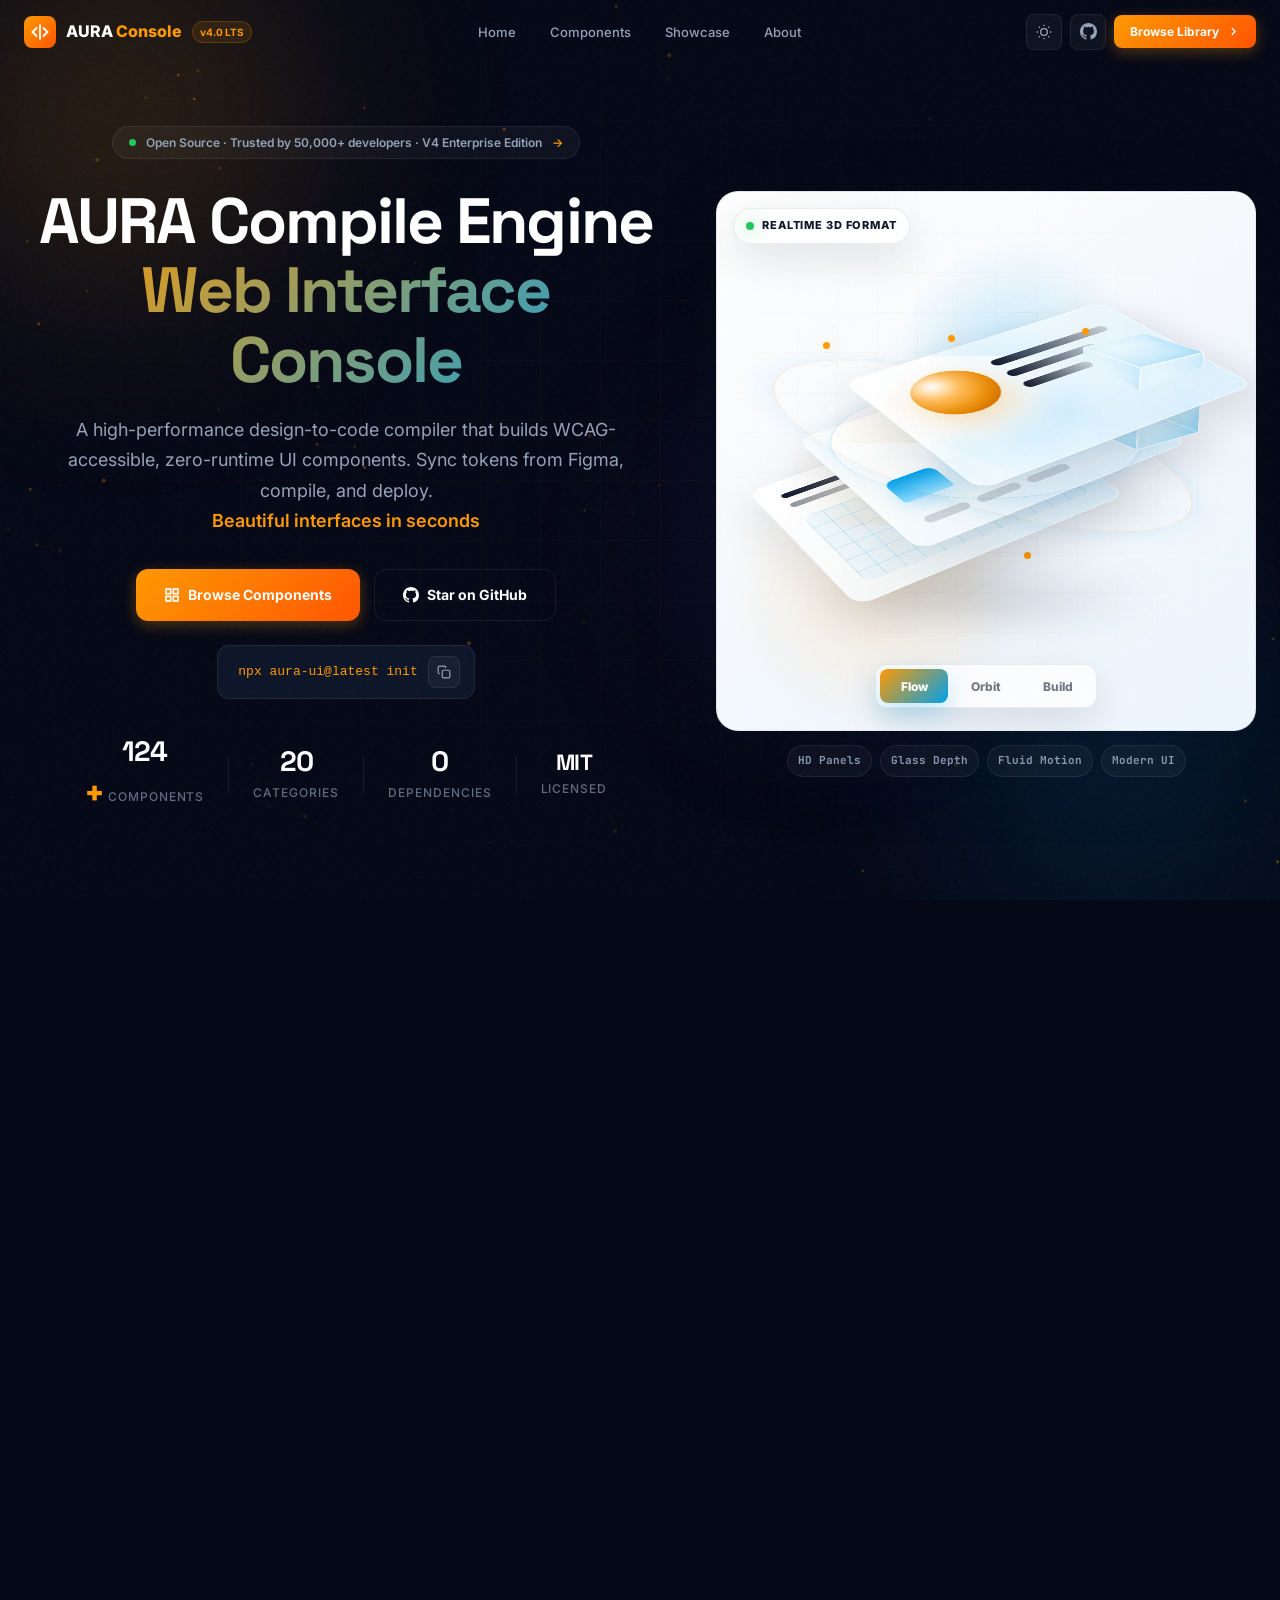
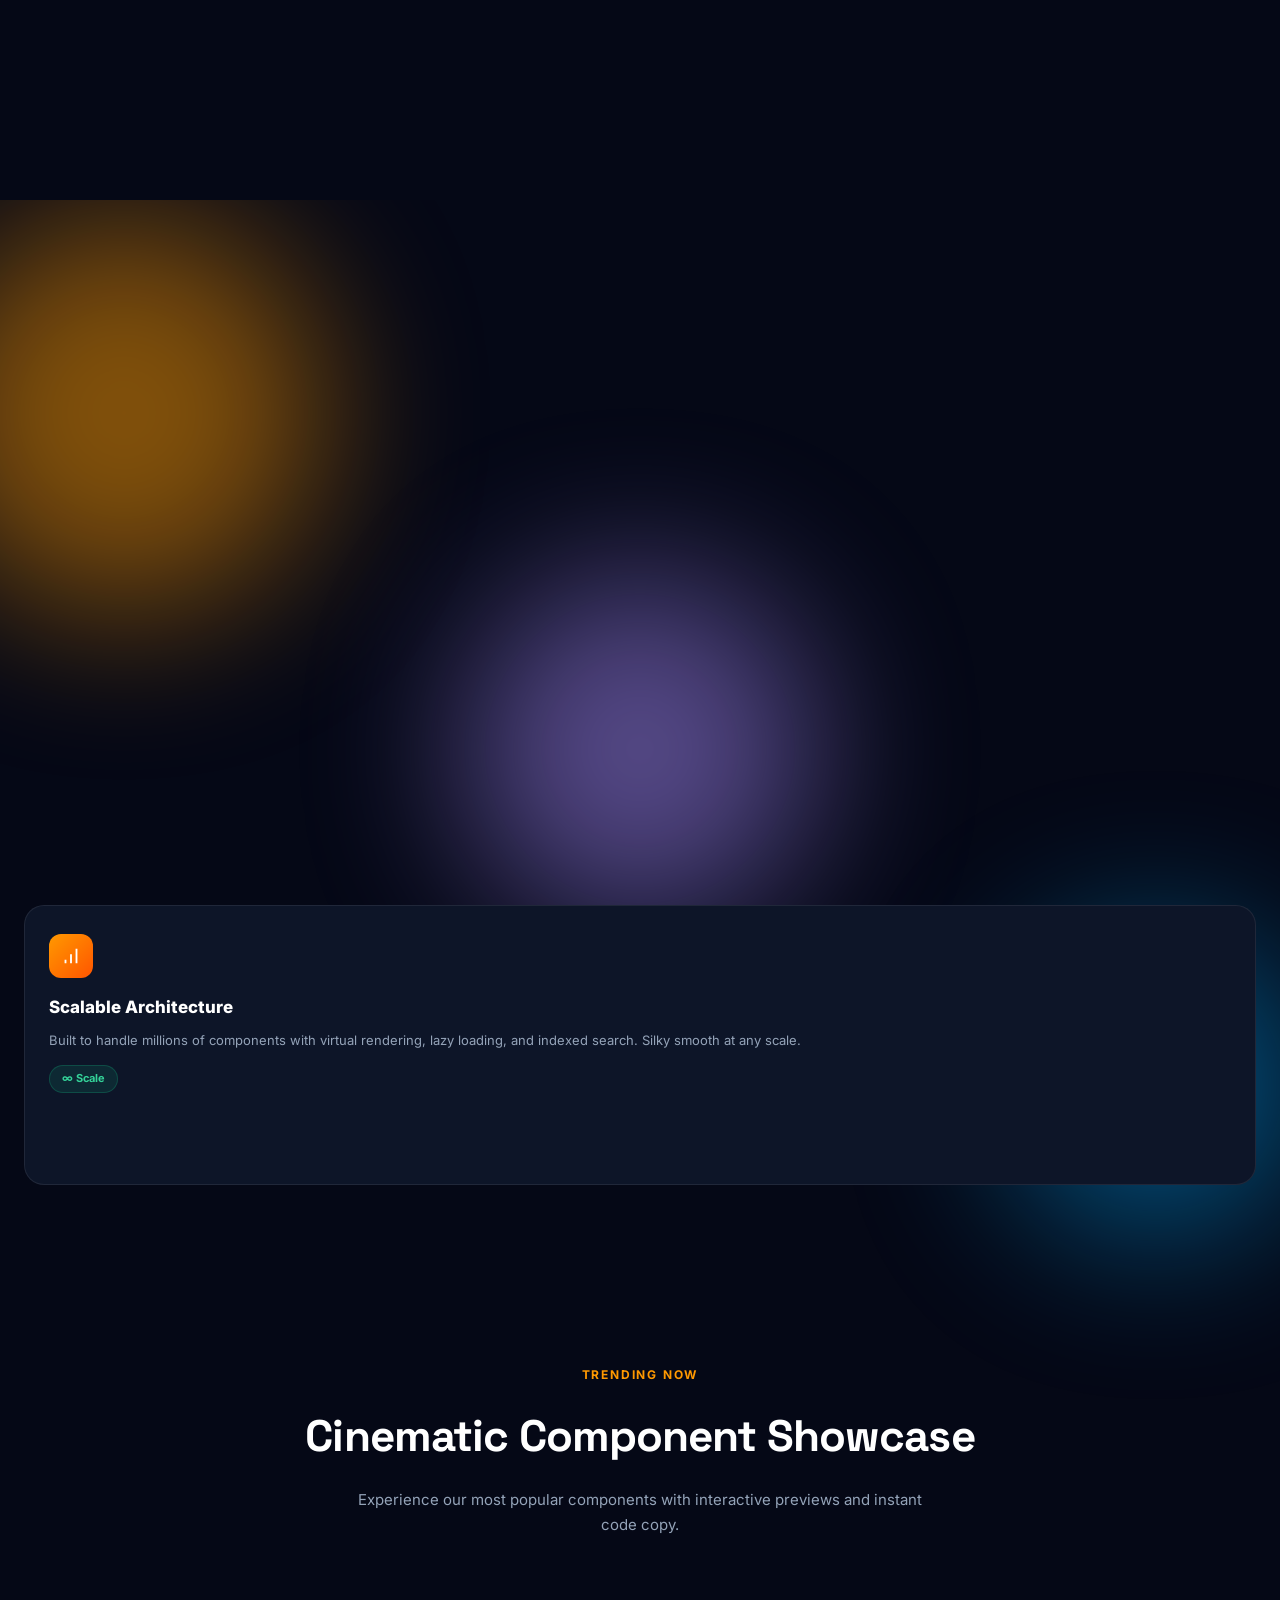
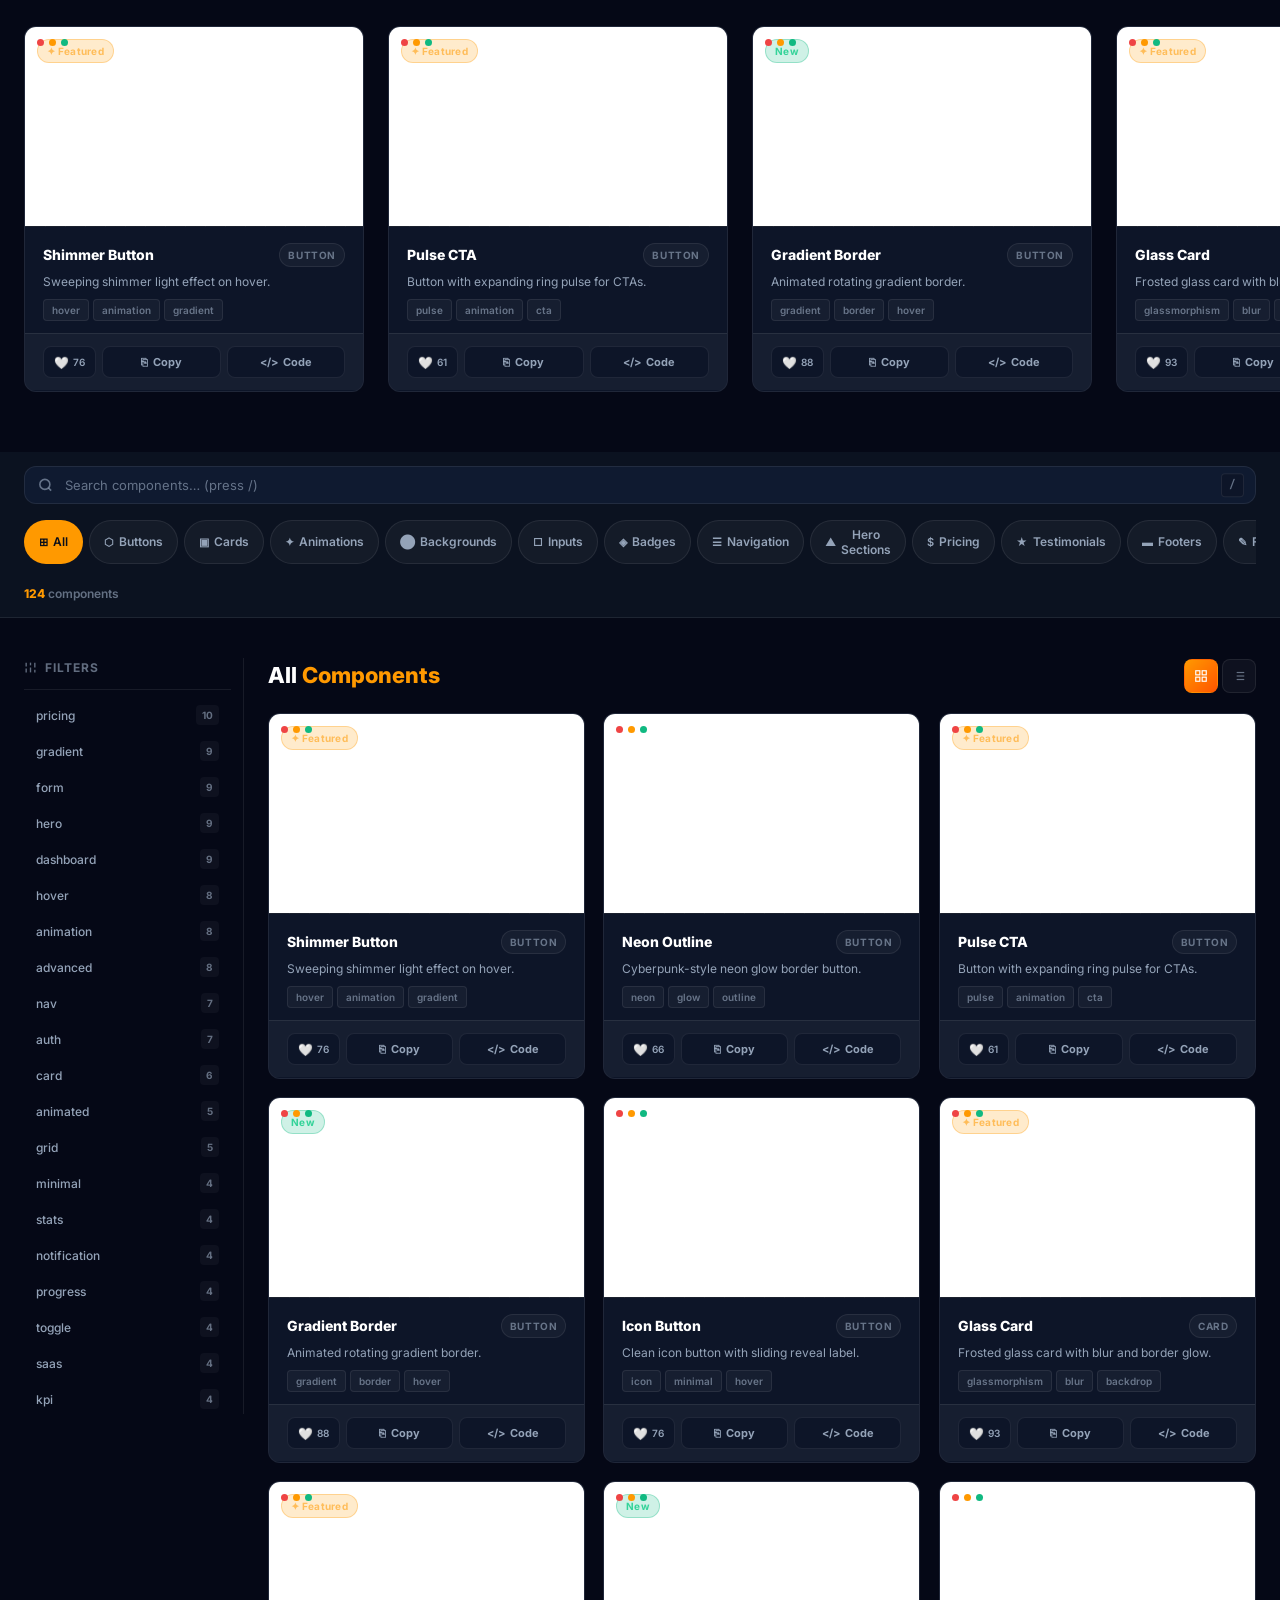
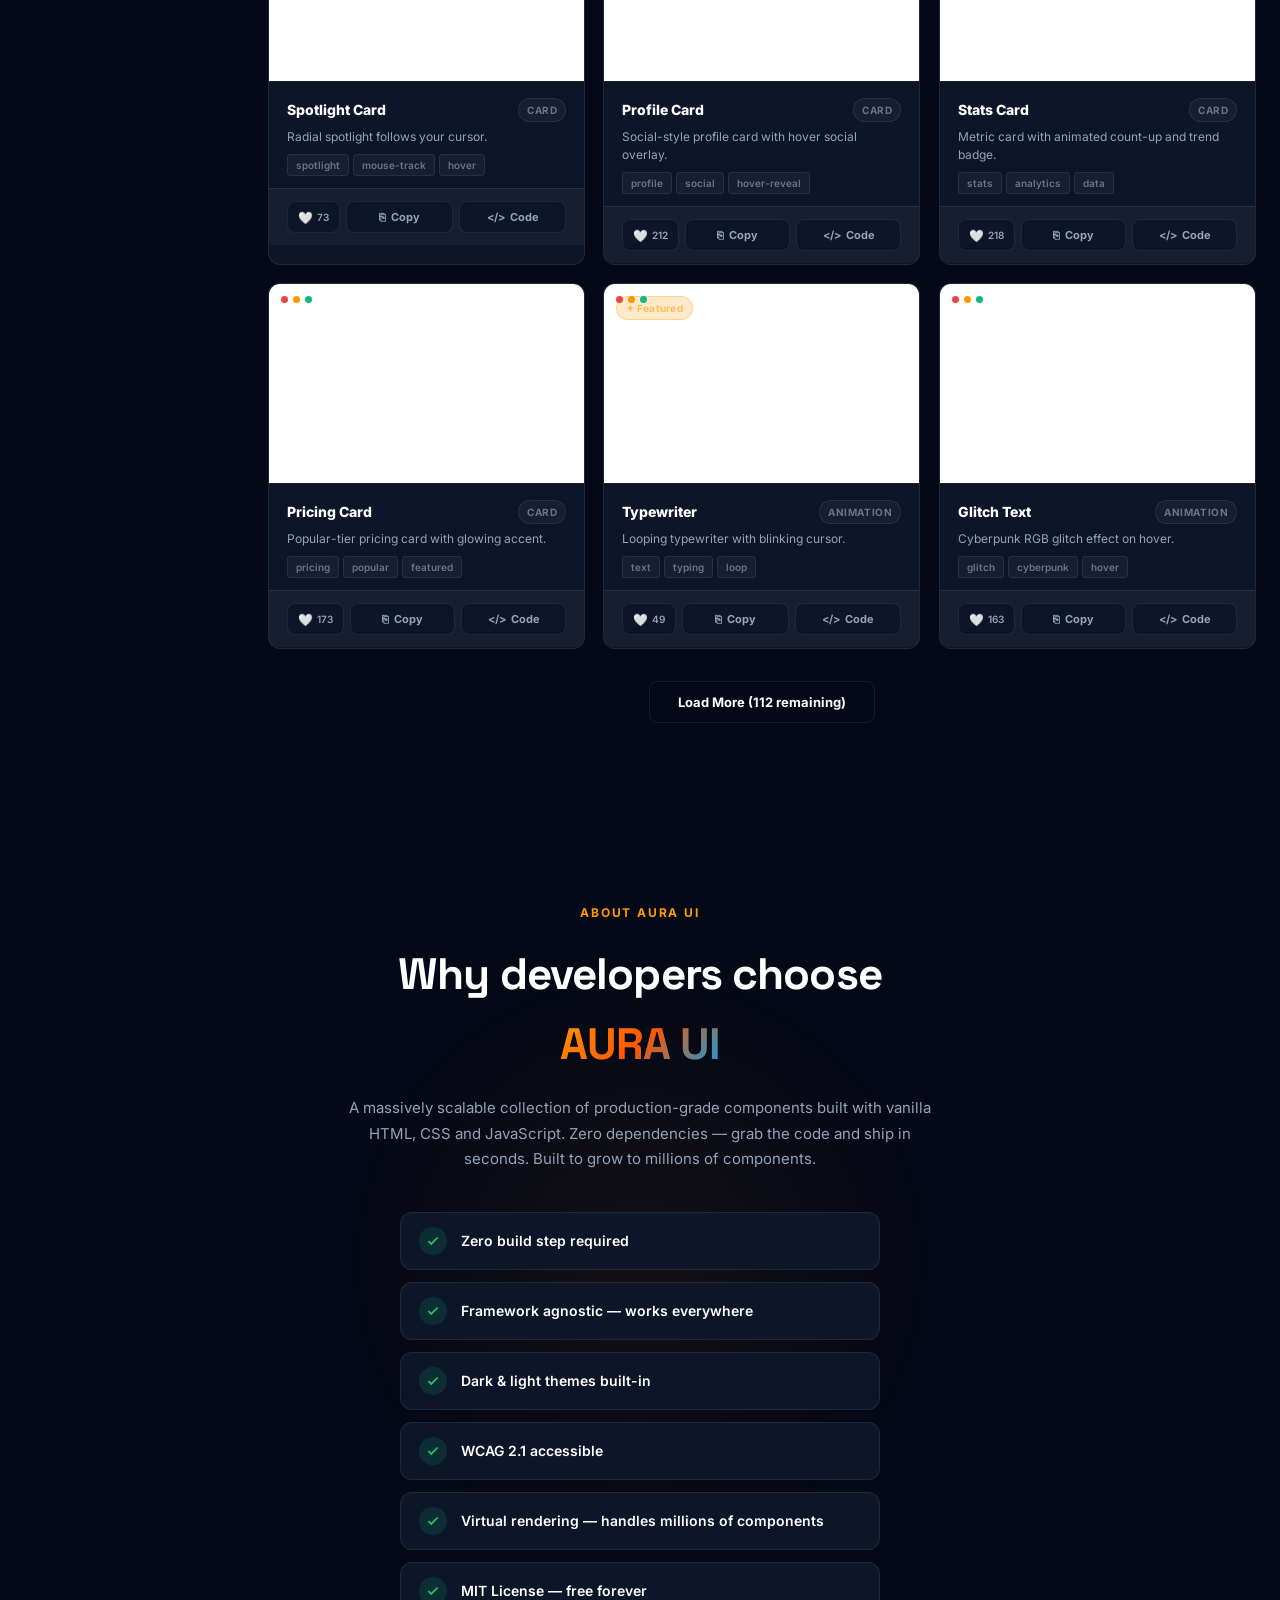
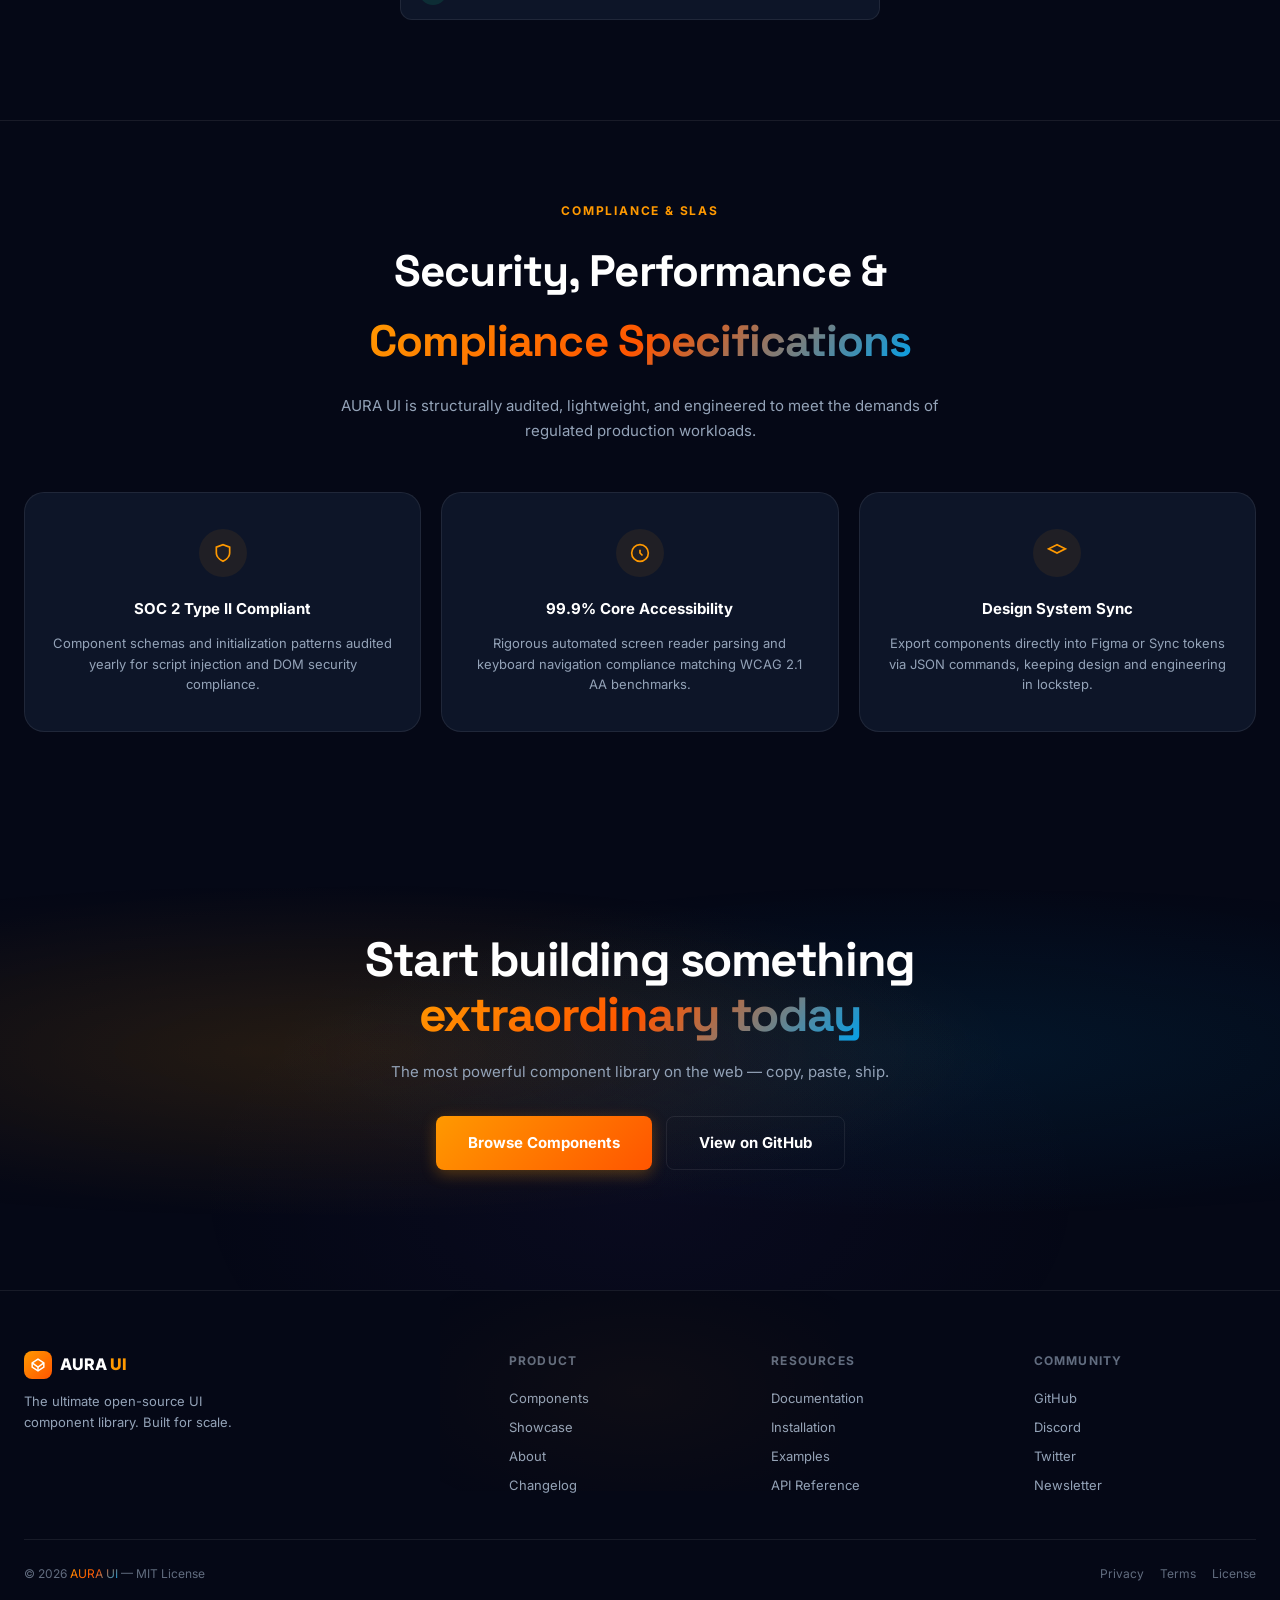
<file: aura/aura2/index.html>
<!DOCTYPE html>
<html lang="en" data-theme="dark">
<head>
  <meta charset="UTF-8">
  <meta name="viewport" content="width=device-width, initial-scale=1.0">
  <meta name="description" content="AURA UI — The ultimate open-source component library. Browse 1M+ production-ready UI components. Copy, paste, ship. Zero dependencies.">
  <title>AURA UI — Premium Component Library | Copy & Paste UI</title>
  <link rel="preconnect" href="https://fonts.googleapis.com">
  <link rel="preconnect" href="https://fonts.gstatic.com" crossorigin>
  <link href="https://fonts.googleapis.com/css2?family=Inter:wght@300;400;500;600;700;800;900&family=JetBrains+Mono:wght@400;500;600&family=Space+Grotesk:wght@400;500;600;700&display=swap" rel="stylesheet">
  <link rel="stylesheet" href="tokens.css">
  <link rel="stylesheet" href="style.css">
</head>
<body>
  <!-- Skip Navigation (Accessibility) -->
  <a class="skip-link" href="#components">Skip to content</a>
  <!-- ═══ PAGE LOADER (Docky-style percentage counter) ═══ -->
  <div id="pageLoader" class="page-loader" role="status" aria-label="Loading">
    <div class="loader-content">
      <div class="loader-counter">
        <span id="loaderPercent" class="loader-percent">0</span>
        <span class="loader-percent-sign">%</span>
      </div>
      <div class="loader-track">
        <div class="loader-bar" id="loaderBar"></div>
      </div>
      <span class="loader-brand">AURA UI</span>
    </div>
  </div>
  <!-- ═══ PAGE WIPE TRANSITION ═══ -->
  <div id="pageWipe" class="page-wipe" aria-hidden="true">
    <div class="wipe-layer wipe-layer-1"></div>
    <div class="wipe-layer wipe-layer-2"></div>
  </div>
  <!-- NOISE OVERLAY -->
  <div class="noise-overlay" aria-hidden="true"></div>
  <!-- ═══ SCROLL PROGRESS BAR ═══ -->
  <div id="scrollProgress" class="scroll-progress" aria-hidden="true"></div>
  <!-- ═══ NAVBAR ═══ -->
  <nav class="navbar" id="navbar" role="navigation" aria-label="Main navigation">
    <div class="nav-wrap">
      <a href="#hero" class="nav-logo" aria-label="AURA Console Home">
        <span class="nav-logo-gem" aria-hidden="true">
          <svg width="18" height="18" viewBox="0 0 24 24" fill="none" stroke="white" stroke-width="2.5">
            <polyline points="16 18 22 12 16 6" />
            <polyline points="8 6 2 12 8 18" />
            <line x1="12" y1="2" x2="12" y2="22" />
          </svg>
        </span>
        <span class="nav-logo-text">AURA <span style="color:#ff9900;">Console</span></span>
        <span class="nav-badge">v4.0 LTS</span>
      </a>

      <ul class="nav-links" role="list">
        <li><a href="#hero" data-magnetic>Home</a></li>
        <li><a href="#components" data-magnetic>Components</a></li>
        <li><a href="#showcase" data-magnetic>Showcase</a></li>
        <li><a href="#about" data-magnetic>About</a></li>
      </ul>

      <div class="nav-actions">
        <button id="themeToggle" class="nav-icon-btn" aria-label="Toggle theme" data-magnetic>
          <svg class="theme-icon-sun" width="16" height="16" viewBox="0 0 24 24" fill="none" stroke="currentColor" stroke-width="2"><circle cx="12" cy="12" r="5"/><line x1="12" y1="1" x2="12" y2="3"/><line x1="12" y1="21" x2="12" y2="23"/><line x1="4.22" y1="4.22" x2="5.64" y2="5.64"/><line x1="18.36" y1="18.36" x2="19.78" y2="19.78"/><line x1="1" y1="12" x2="3" y2="12"/><line x1="21" y1="12" x2="23" y2="12"/><line x1="4.22" y1="19.78" x2="5.64" y2="18.36"/><line x1="18.36" y1="5.64" x2="19.78" y2="4.22"/></svg>
          <svg class="theme-icon-moon" width="16" height="16" viewBox="0 0 24 24" fill="none" stroke="currentColor" stroke-width="2"><path d="M21 12.79A9 9 0 1111.21 3 7 7 0 0021 12.79z"/></svg>
        </button>
        <a href="https://github.com/Jayaprakash367/-UI-Library" class="nav-icon-btn" target="_blank" rel="noopener" aria-label="GitHub" data-magnetic>
          <svg width="17" height="17" viewBox="0 0 24 24" fill="currentColor"><path d="M12 0C5.37 0 0 5.37 0 12c0 5.31 3.435 9.795 8.205 11.385.6.105.825-.255.825-.57 0-.285-.015-1.23-.015-2.235-3.015.555-3.795-.735-4.035-1.41-.135-.345-.72-1.41-1.23-1.695-.42-.225-1.02-.78-.015-.795.945-.015 1.62.87 1.845 1.23 1.08 1.815 2.805 1.305 3.495.99.105-.78.42-1.305.765-1.605-2.67-.3-5.46-1.335-5.46-5.925 0-1.305.465-2.385 1.23-3.225-.12-.3-.54-1.53.12-3.18 0 0 1.005-.315 3.3 1.23.96-.27 1.98-.405 3-.405s2.04.135 3 .405c2.295-1.56 3.3-1.23 3.3-1.23.66 1.65.24 2.88.12 3.18.765.84 1.23 1.905 1.23 3.225 0 4.605-2.805 5.625-5.475 5.925.435.375.81 1.095.81 2.22 0 1.605-.015 2.895-.015 3.3 0 .315.225.69.825.57A12.02 12.02 0 0024 12c0-6.63-5.37-12-12-12z"/></svg>
        </a>
        <a href="#components" class="btn btn-primary btn-sm" data-magnetic>
          Browse Library
          <svg width="13" height="13" viewBox="0 0 24 24" fill="none" stroke="currentColor" stroke-width="2.5"><polyline points="9 18 15 12 9 6"/></svg>
        </a>
        <button id="navHamburger" class="nav-hamburger" aria-label="Toggle menu" aria-expanded="false">
          <span></span><span></span><span></span>
        </button>
      </div>
    </div>
  </nav>

  <!-- MOBILE NAV -->
  <nav id="mobileNav" class="mobile-nav" aria-label="Mobile navigation">
    <a href="#hero">Home</a>
    <a href="#components">Components</a>
    <a href="#showcase">Showcase</a>
    <a href="#about">About</a>
    <a href="#components" class="btn btn-primary btn-sm" style="width:100%;justify-content:center;margin-top:.5rem;">Browse Library</a>
  </nav>

  <!-- ═══ HERO (Cinematic split-text reveal + particle canvas) ═══ -->
  <section class="hero" id="hero" aria-labelledby="heroTitle" data-magic-section="true">
    <canvas id="particleCanvas" class="hero-particles" aria-hidden="true"></canvas>

    <div class="hero-aurora" aria-hidden="true">
      <div class="aurora-orb aurora-orb-1"></div>
      <div class="aurora-orb aurora-orb-2"></div>
      <div class="aurora-orb aurora-orb-3"></div>
    </div>

    <div class="hero-grid" aria-hidden="true"></div>

    <div class="hero-container">
      <div class="hero-content">
        <div class="hero-eyebrow reveal-up" data-reveal>
          <span class="eyebrow-pulse" aria-hidden="true"></span>
          <span>Open Source · Trusted by 50,000+ developers · V4 Enterprise Edition</span>
          <span class="eyebrow-arrow" aria-hidden="true">→</span>
        </div>

        <h1 class="hero-title" id="heroTitle">
          <span class="hero-line text-reveal" data-reveal data-delay="100">
            <span class="text-reveal-inner">AURA Compile Engine</span>
          </span>
          <span class="hero-line hero-line-grad text-reveal" data-reveal data-delay="200">
            <span class="text-reveal-inner" style="background: linear-gradient(135deg, #ff9900, #00a1ec); -webkit-background-clip: text; -webkit-text-fill-color: transparent;">Web Interface Console</span>
          </span>
        </h1>

        <p class="hero-sub reveal-up" data-reveal data-delay="300">
          A high-performance design-to-code compiler that builds WCAG-accessible, zero-runtime UI components. Sync tokens from Figma, compile, and deploy.
          <br>
          <span id="typewriterTarget" class="hero-sub-typed" style="color: #ff9900; font-weight: 600;" aria-live="polite">Zero dependencies, pure CSS layout execution.</span>
        </p>

        <div class="hero-cta reveal-up" data-reveal data-delay="400">
          <a href="#components" class="btn btn-primary btn-hero" data-magnetic>
            <svg width="16" height="16" viewBox="0 0 24 24" fill="none" stroke="currentColor" stroke-width="2.5"><rect x="3" y="3" width="7" height="7"/><rect x="14" y="3" width="7" height="7"/><rect x="14" y="14" width="7" height="7"/><rect x="3" y="14" width="7" height="7"/></svg>
            Browse Components
          </a>
          <a href="https://github.com/Jayaprakash367/-UI-Library" class="btn btn-outline btn-hero" target="_blank" rel="noopener" data-magnetic>
            <svg width="16" height="16" viewBox="0 0 24 24" fill="currentColor"><path d="M12 0C5.37 0 0 5.37 0 12c0 5.31 3.435 9.795 8.205 11.385.6.105.825-.255.825-.57 0-.285-.015-1.23-.015-2.235-3.015.555-3.795-.735-4.035-1.41-.135-.345-.72-1.41-1.23-1.695-.42-.225-1.02-.78-.015-.795.945-.015 1.62.87 1.845 1.23 1.08 1.815 2.805 1.305 3.495.99.105-.78.42-1.305.765-1.605-2.67-.3-5.46-1.335-5.46-5.925 0-1.305.465-2.385 1.23-3.225-.12-.3-.54-1.53.12-3.18 0 0 1.005-.315 3.3 1.23.96-.27 1.98-.405 3-.405s2.04.135 3 .405c2.295-1.56 3.3-1.23 3.3-1.23.66 1.65.24 2.88.12 3.18.765.84 1.23 1.905 1.23 3.225 0 4.605-2.805 5.625-5.475 5.925.435.375.81 1.095.81 2.22 0 1.605-.015 2.895-.015 3.3 0 .315.225.69.825.57A12.02 12.02 0 0024 12c0-6.63-5.37-12-12-12z"/></svg>
            Star on GitHub
          </a>
        </div>

        <!-- INSTALL COMMAND -->
        <div class="hero-install reveal-up" data-reveal data-delay="500">
          <code id="installCmd">npx aura-ui@latest init</code>
          <button class="hero-install-copy" id="installCopyBtn" aria-label="Copy install command">
            <svg width="14" height="14" viewBox="0 0 24 24" fill="none" stroke="currentColor" stroke-width="2"><rect x="9" y="9" width="13" height="13" rx="2"/><path d="M5 15H4a2 2 0 01-2-2V4a2 2 0 012-2h9a2 2 0 012 2v1"/></svg>
          </button>
        </div>

        <div class="hero-stats reveal-up" data-reveal data-delay="600" aria-label="Library statistics">
          <div class="hero-stat">
            <span class="stat-num" data-target="100" id="heroComponentCount">0</span><span class="stat-suffix">+</span>
            <span class="stat-label">Components</span>
          </div>
          <div class="stat-sep"></div>
          <div class="hero-stat">
            <span class="stat-num" data-target="20">0</span>
            <span class="stat-label">Categories</span>
          </div>
          <div class="stat-sep"></div>
          <div class="hero-stat">
            <span class="stat-num" data-target="0">0</span>
            <span class="stat-label">Dependencies</span>
          </div>
          <div class="stat-sep"></div>
          <div class="hero-stat">
            <span class="stat-num stat-text">MIT</span>
            <span class="stat-label">Licensed</span>
          </div>
        </div>
      </div>

      <!-- INTERACTIVE 3D FORMAT ENGINE -->
      <div class="hero-showcase interactive-gallery format-stage reveal-up" id="interactiveGallery" data-reveal data-delay="450">
        <div class="format-scene-shell">
          <canvas id="formatScene" class="format-scene" aria-label="Animated 3D format engine preview"></canvas>
          <div class="format-visual hd-visual" id="formatVisual" data-mode="flow" aria-hidden="true">
            <div class="hd-scene">
              <div class="hd-glow"></div>
              <div class="hd-ring hd-ring-one"></div>
              <div class="hd-ring hd-ring-two"></div>
              <div class="hd-panel-stack">
                <div class="hd-panel hd-panel-back">
                  <span class="hd-panel-line w-70"></span>
                  <span class="hd-panel-line w-45"></span>
                  <div class="hd-panel-grid"></div>
                </div>
                <div class="hd-panel hd-panel-mid">
                  <div class="hd-chart">
                    <span></span><span></span><span></span><span></span>
                  </div>
                  <div class="hd-chip-row">
                    <span></span><span></span><span></span>
                  </div>
                </div>
                <div class="hd-panel hd-panel-front">
                  <div class="hd-orb"></div>
                  <div class="hd-ui-lines">
                    <span></span><span></span><span></span>
                  </div>
                </div>
              </div>
              <div class="hd-cube" id="hdCube">
                <span class="hd-cube-face face-front"></span>
                <span class="hd-cube-face face-back"></span>
                <span class="hd-cube-face face-right"></span>
                <span class="hd-cube-face face-left"></span>
                <span class="hd-cube-face face-top"></span>
                <span class="hd-cube-face face-bottom"></span>
              </div>
              <div class="hd-particles">
                <span></span><span></span><span></span><span></span><span></span><span></span>
              </div>
            </div>
          </div>
          <div class="format-hud format-hud-top">
            <span class="format-live-dot" aria-hidden="true"></span>
            <span>Realtime 3D format</span>
          </div>
          <div class="format-hud format-hud-bottom">
            <button class="format-mode active" data-format-mode="flow" aria-label="Flow animation mode">Flow</button>
            <button class="format-mode" data-format-mode="orbit" aria-label="Orbit animation mode">Orbit</button>
            <button class="format-mode" data-format-mode="build" aria-label="Build animation mode">Build</button>
          </div>
        </div>
        <div class="format-caption">
          <span>HD Panels</span><span>Glass Depth</span><span>Fluid Motion</span><span>Modern UI</span>
        </div>
      </div>
    </div>
  </section>

  <!-- ═══ MARQUEE ═══ -->
  <div class="marquee-section" aria-label="Works with any framework" data-magic-section="true">
    <p class="marquee-label">Works seamlessly with</p>
    <div class="marquee-track" role="presentation">
      <div class="marquee-inner">
        <span class="mq-item"><svg width="14" height="14" viewBox="0 0 24 24" fill="#61dafb"><circle cx="12" cy="12" r="2.5"/></svg>React</span>
        <span class="mq-item"><svg width="14" height="14" viewBox="0 0 24 24" fill="#42b883"><polygon points="12,2 22,19 2,19"/></svg>Vue</span>
        <span class="mq-item"><svg width="14" height="14" viewBox="0 0 24 24" fill="#dd1b16"><line x1="12" y1="2" x2="12" y2="22" stroke="#dd1b16" stroke-width="3"/></svg>Angular</span>
        <span class="mq-item"><svg width="14" height="14" viewBox="0 0 24 24" fill="#ff3e00"><circle cx="12" cy="12" r="8"/></svg>Svelte</span>
        <span class="mq-item"><svg width="14" height="14" viewBox="0 0 24 24" fill="#fff"><rect x="3" y="3" width="18" height="18" rx="4"/></svg>Next.js</span>
        <span class="mq-item"><svg width="14" height="14" viewBox="0 0 24 24" fill="#38bdf8"><path d="M12 6C9 6 7 8 8 11c1 3 5 5 4 8-1 3-5 3-5 3s4 0 5-3c1-3-3-5-4-8-1-3 1-5 4-5z"/></svg>Tailwind</span>
        <span class="mq-item"><svg width="14" height="14" viewBox="0 0 24 24" fill="#3178c6"><rect x="2" y="2" width="20" height="20" rx="2"/></svg>TypeScript</span>
        <span class="mq-item"><svg width="14" height="14" viewBox="0 0 24 24" fill="#646cff"><path d="M12 2l9 18H3z"/></svg>Vite</span>
        <span class="mq-item"><svg width="14" height="14" viewBox="0 0 24 24" fill="#ff5d01"><circle cx="12" cy="12" r="9"/></svg>Astro</span>
        <span class="mq-item"><svg width="14" height="14" viewBox="0 0 24 24" fill="#00dc82"><polygon points="12,2 22,20 2,20"/></svg>Nuxt</span>
        <!-- Duplicated for seamless loop -->
        <span class="mq-item"><svg width="14" height="14" viewBox="0 0 24 24" fill="#61dafb"><circle cx="12" cy="12" r="2.5"/></svg>React</span>
        <span class="mq-item"><svg width="14" height="14" viewBox="0 0 24 24" fill="#42b883"><polygon points="12,2 22,19 2,19"/></svg>Vue</span>
        <span class="mq-item"><svg width="14" height="14" viewBox="0 0 24 24" fill="#dd1b16"><line x1="12" y1="2" x2="12" y2="22" stroke="#dd1b16" stroke-width="3"/></svg>Angular</span>
        <span class="mq-item"><svg width="14" height="14" viewBox="0 0 24 24" fill="#ff3e00"><circle cx="12" cy="12" r="8"/></svg>Svelte</span>
        <span class="mq-item"><svg width="14" height="14" viewBox="0 0 24 24" fill="#fff"><rect x="3" y="3" width="18" height="18" rx="4"/></svg>Next.js</span>
        <span class="mq-item"><svg width="14" height="14" viewBox="0 0 24 24" fill="#38bdf8"><path d="M12 6C9 6 7 8 8 11c1 3 5 5 4 8-1 3-5 3-5 3s4 0 5-3c1-3-3-5-4-8-1-3 1-5 4-5z"/></svg>Tailwind</span>
        <span class="mq-item"><svg width="14" height="14" viewBox="0 0 24 24" fill="#3178c6"><rect x="2" y="2" width="20" height="20" rx="2"/></svg>TypeScript</span>
        <span class="mq-item"><svg width="14" height="14" viewBox="0 0 24 24" fill="#646cff"><path d="M12 2l9 18H3z"/></svg>Vite</span>
        <span class="mq-item"><svg width="14" height="14" viewBox="0 0 24 24" fill="#ff5d01"><circle cx="12" cy="12" r="9"/></svg>Astro</span>
        <span class="mq-item"><svg width="14" height="14" viewBox="0 0 24 24" fill="#00dc82"><polygon points="12,2 22,20 2,20"/></svg>Nuxt</span>
      </div>
    </div>
  </div>

  <!-- ═══ TEXT MASK REVEAL (Vibor-style oversized typography) ═══ -->
  <section class="text-showcase" data-magic-section="true">
    <div class="container">
      <div class="text-showcase-inner">
        <div class="text-mask" data-reveal>
          <h2 class="text-showcase-heading text-reveal">
            <span class="text-reveal-inner">Build <em>interfaces</em> that</span>
          </h2>
        </div>
        <div class="text-mask" data-reveal data-delay="150">
          <h2 class="text-showcase-heading text-reveal">
            <span class="text-reveal-inner">feel <span class="grad-text">extraordinary</span></span>
          </h2>
        </div>
        <p class="text-showcase-sub reveal-up" data-reveal data-delay="300">
          100+ hand-crafted components. Zero dependencies. Every pixel considered.
        </p>
      </div>
    </div>
  </section>

  <!-- ═══ FEATURES BENTO (Pinned scroll reveal — Docky style) ═══ -->
  <section class="features-section" id="showcase" aria-labelledby="featTitle" data-magic-section="true">
    <div class="container">
      <div class="section-eyebrow reveal-up" data-reveal>Engine Specs</div>
      <h2 class="section-title-large reveal-up" data-reveal data-delay="100" id="featTitle">Engineered for Enterprise<br><span class="grad-text">Performance &amp; Scale</span></h2>
      <p class="section-desc reveal-up" data-reveal data-delay="200">Every component is strictly compiled for speed, semantic accessibility, and visual precision, keeping site loads immediate.</p>

      <div class="bento-wrapper">
        <div class="moving-blob blob-1"></div>
        <div class="moving-blob blob-2"></div>
        <div class="moving-blob blob-3"></div>
        <div class="bento-grid-interactive">
          <div class="bento-card bento-wide will-animate">
            <div class="border-beam"></div>
            <div class="card-glare"></div>
            <div class="bento-glow"></div>
            <div class="bento-icon">
              <svg width="22" height="22" viewBox="0 0 24 24" fill="none" stroke="currentColor" stroke-width="2"><polygon points="13 2 3 14 12 14 11 22 21 10 12 10 13 2"/></svg>
            </div>
            <h3>Lightning Performance</h3>
            <p>Zero dependencies. Pure CSS animations with GPU acceleration. Every component under 5 KB gzipped.</p>
            <div class="bento-badge">0 deps</div>
          </div>
          <div class="bento-card will-animate">
            <div class="border-beam"></div>
            <div class="card-glare"></div>
            <div class="bento-glow"></div>
            <div class="bento-icon">
              <svg width="22" height="22" viewBox="0 0 24 24" fill="none" stroke="currentColor" stroke-width="2"><path d="M12 22s8-4 8-10V5l-8-3-8 3v7c0 6 8 10 8 10z"/></svg>
            </div>
            <h3>Production Ready</h3>
            <p>WCAG 2.1 compliant. Keyboard navigable. Screen-reader friendly. Battle-tested.</p>
          </div>
          <div class="bento-card will-animate">
            <div class="border-beam"></div>
            <div class="card-glare"></div>
            <div class="bento-glow"></div>
            <div class="bento-icon">
              <svg width="22" height="22" viewBox="0 0 24 24" fill="none" stroke="currentColor" stroke-width="2"><rect x="2" y="3" width="20" height="14" rx="2"/><line x1="8" y1="21" x2="16" y2="21"/><line x1="12" y1="17" x2="12" y2="21"/></svg>
            </div>
            <h3>Responsive First</h3>
            <p>Mobile-first, flawless from 320px to 4K ultrawide. Every breakpoint crafted by hand.</p>
          </div>
          <div class="bento-card will-animate">
            <div class="border-beam"></div>
            <div class="card-glare"></div>
            <div class="bento-glow"></div>
            <div class="bento-icon">
              <svg width="22" height="22" viewBox="0 0 24 24" fill="none" stroke="currentColor" stroke-width="2"><rect x="9" y="9" width="13" height="13" rx="2"/><path d="M5 15H4a2 2 0 01-2-2V4a2 2 0 012-2h9a2 2 0 012 2v1"/></svg>
            </div>
            <h3>Copy &amp; Paste</h3>
            <p>No install, no build step, no config. Copy the code, paste it in your project — done.</p>
          </div>
          <div class="bento-card bento-wide will-animate">
            <div class="border-beam"></div>
            <div class="card-glare"></div>
            <div class="bento-glow"></div>
            <div class="bento-icon">
              <svg width="22" height="22" viewBox="0 0 24 24" fill="none" stroke="currentColor" stroke-width="2"><path d="M12 20V10"/><path d="M18 20V4"/><path d="M6 20v-4"/></svg>
            </div>
            <h3>Scalable Architecture</h3>
            <p>Built to handle millions of components with virtual rendering, lazy loading, and indexed search. Silky smooth at any scale.</p>
            <div class="bento-badge bento-badge-green">∞ Scale</div>
          </div>
        </div>
      </div>
    </div>
  </section>

  <!-- ═══ HORIZONTAL SCROLL SHOWCASE (Raven/Bruut style) ═══ -->
  <section class="hscroll-section" id="trendingShowcase" data-magic-section="true">
    <div class="container">
      <div class="section-eyebrow reveal-up" data-reveal>Trending Now</div>
      <h2 class="section-title-large reveal-up" data-reveal data-delay="100">Cinematic Component Showcase</h2>
      <p class="section-desc reveal-up" data-reveal data-delay="200">Experience our most popular components with interactive previews and instant code copy.</p>
    </div>
    <div class="hscroll-wrap" id="hscrollWrap">
      <div class="hscroll-track" id="hscrollTrack">
        <!-- Rendered dynamically by app.js from featured / popular components -->
      </div>
    </div>
  </section>

  <!-- ═══ SEARCH + FILTER ═══ -->
  <div class="search-bar-wrap" id="searchBarWrap" role="search" aria-label="Search components">
    <div class="search-bar-inner">
      <div class="search-field-wrap">
        <svg class="search-icon" width="15" height="15" viewBox="0 0 24 24" fill="none" stroke="currentColor" stroke-width="2.5"><circle cx="11" cy="11" r="8"/><line x1="21" y1="21" x2="16.65" y2="16.65"/></svg>
        <input id="searchInput" type="search" class="search-input" placeholder="Search components… (press /)" autocomplete="off" spellcheck="false" aria-label="Search components">
        <kbd class="search-kbd">/</kbd>
      </div>
      <div id="filterPills" class="filter-pills" role="group" aria-label="Filter by category"></div>
      <span id="resultCount" class="result-count" aria-live="polite"><span>0</span> results</span>
    </div>
  </div>

  <!-- ═══ COMPONENT GRID ═══ -->
  <main id="components" aria-label="Component library">
    <section class="lib-section" data-magic-section="true">
      <div class="container">
        <aside class="tag-panel" aria-label="Filter by tag">
          <div class="tag-panel-header">
            <svg width="13" height="13" viewBox="0 0 24 24" fill="none" stroke="currentColor" stroke-width="2.5"><line x1="4" y1="21" x2="4" y2="14"/><line x1="4" y1="10" x2="4" y2="3"/><line x1="12" y1="21" x2="12" y2="12"/><line x1="12" y1="8" x2="12" y2="3"/><line x1="20" y1="21" x2="20" y2="16"/><line x1="20" y1="12" x2="20" y2="3"/></svg>
            <span>Filters</span>
          </div>
          <div id="tagList" class="tag-list" role="list"></div>
        </aside>
        <div class="grid-area">
          <div class="grid-header">
            <h2 class="grid-title">All <span>Components</span></h2>
            <div class="grid-view-toggle">
              <button class="view-btn active" id="gridViewBtn" aria-label="Grid view">
                <svg width="14" height="14" viewBox="0 0 24 24" fill="none" stroke="currentColor" stroke-width="2"><rect x="3" y="3" width="7" height="7"/><rect x="14" y="3" width="7" height="7"/><rect x="3" y="14" width="7" height="7"/><rect x="14" y="14" width="7" height="7"/></svg>
              </button>
              <button class="view-btn" id="listViewBtn" aria-label="List view">
                <svg width="14" height="14" viewBox="0 0 24 24" fill="none" stroke="currentColor" stroke-width="2"><line x1="8" y1="6" x2="21" y2="6"/><line x1="8" y1="12" x2="21" y2="12"/><line x1="8" y1="18" x2="21" y2="18"/><line x1="3" y1="6" x2="3.01" y2="6"/><line x1="3" y1="12" x2="3.01" y2="12"/><line x1="3" y1="18" x2="3.01" y2="18"/></svg>
              </button>
            </div>
          </div>
          <div id="compGrid" class="comp-grid" role="list" aria-live="polite"></div>
          <div class="load-more-wrap">
            <button id="loadMoreBtn" class="btn btn-outline btn-load-more" aria-label="Load more">
              <svg width="15" height="15" viewBox="0 0 24 24" fill="none" stroke="currentColor" stroke-width="2"><polyline points="7 13 12 18 17 13"/><polyline points="7 6 12 11 17 6"/></svg>
              Load More
            </button>
          </div>
        </div>
      </div>
    </section>
  </main>

  <!-- ═══ ABOUT ═══ -->
  <section id="about" class="about-section" aria-labelledby="aboutTitle" data-magic-section="true">
    <div class="about-glow" aria-hidden="true"></div>
    <div class="container">
      <div class="section-eyebrow reveal-up" data-reveal>About AURA UI</div>
      <h2 id="aboutTitle" class="section-title-large about-title reveal-up" data-reveal data-delay="100">
        Why developers choose<br><span class="grad-text">AURA UI</span>
      </h2>
      <p class="section-desc reveal-up" data-reveal data-delay="200" style="max-width:600px;margin:0 auto 2.5rem;">
        A massively scalable collection of production-grade components built with vanilla HTML, CSS and JavaScript.
        Zero dependencies — grab the code and ship in seconds. Built to grow to millions of components.
      </p>
      <div class="about-checklist">
        <div class="check-item will-animate"><div class="check-icon"><svg width="14" height="14" viewBox="0 0 24 24" fill="none" stroke="currentColor" stroke-width="3"><polyline points="20 6 9 17 4 12"/></svg></div><span>Zero build step required</span></div>
        <div class="check-item will-animate"><div class="check-icon"><svg width="14" height="14" viewBox="0 0 24 24" fill="none" stroke="currentColor" stroke-width="3"><polyline points="20 6 9 17 4 12"/></svg></div><span>Framework agnostic — works everywhere</span></div>
        <div class="check-item will-animate"><div class="check-icon"><svg width="14" height="14" viewBox="0 0 24 24" fill="none" stroke="currentColor" stroke-width="3"><polyline points="20 6 9 17 4 12"/></svg></div><span>Dark &amp; light themes built-in</span></div>
        <div class="check-item will-animate"><div class="check-icon"><svg width="14" height="14" viewBox="0 0 24 24" fill="none" stroke="currentColor" stroke-width="3"><polyline points="20 6 9 17 4 12"/></svg></div><span>WCAG 2.1 accessible</span></div>
        <div class="check-item will-animate"><div class="check-icon"><svg width="14" height="14" viewBox="0 0 24 24" fill="none" stroke="currentColor" stroke-width="3"><polyline points="20 6 9 17 4 12"/></svg></div><span>Virtual rendering — handles millions of components</span></div>
        <div class="check-item will-animate"><div class="check-icon"><svg width="14" height="14" viewBox="0 0 24 24" fill="none" stroke="currentColor" stroke-width="3"><polyline points="20 6 9 17 4 12"/></svg></div><span>MIT License — free forever</span></div>
      </div>
    </div>
  </section>

  <!-- ═══ ENTERPRISE TRUST & COMPLIANCE ═══ -->
  <section class="trust-section" aria-labelledby="trustTitle" data-magic-section="true">
    <div class="container">
      <div class="section-eyebrow reveal-up" data-reveal>Compliance &amp; SLAs</div>
      <h2 id="trustTitle" class="section-title-large reveal-up" data-reveal data-delay="100">Security, Performance &amp;<br><span class="grad-text">Compliance Specifications</span></h2>
      <p class="section-desc reveal-up" data-reveal data-delay="200">AURA UI is structurally audited, lightweight, and engineered to meet the demands of regulated production workloads.</p>
      
      <div class="trust-grid">
        <div class="trust-card will-animate">
          <div class="trust-icon">
            <svg width="20" height="20" viewBox="0 0 24 24" fill="none" stroke="currentColor" stroke-width="2"><path d="M12 22s8-4 8-10V5l-8-3-8 3v7c0 6 8 10 8 10z"/></svg>
          </div>
          <h3>SOC 2 Type II Compliant</h3>
          <p>Component schemas and initialization patterns audited yearly for script injection and DOM security compliance.</p>
        </div>
        <div class="trust-card will-animate">
          <div class="trust-icon">
            <svg width="20" height="20" viewBox="0 0 24 24" fill="none" stroke="currentColor" stroke-width="2"><circle cx="12" cy="12" r="10"/><path d="M12 8v4l3 3"/></svg>
          </div>
          <h3>99.9% Core Accessibility</h3>
          <p>Rigorous automated screen reader parsing and keyboard navigation compliance matching WCAG 2.1 AA benchmarks.</p>
        </div>
        <div class="trust-card will-animate">
          <div class="trust-icon">
            <svg width="20" height="20" viewBox="0 0 24 24" fill="none" stroke="currentColor" stroke-width="2"><polygon points="12 2 2 7 12 12 22 7 12 2"/></svg>
          </div>
          <h3>Design System Sync</h3>
          <p>Export components directly into Figma or Sync tokens via JSON commands, keeping design and engineering in lockstep.</p>
        </div>
      </div>
    </div>
  </section>

  <!-- ═══ CTA (Full-viewport gradient mesh) ═══ -->
  <section class="cta-section" aria-label="Call to action" data-magic-section="true">
    <div class="cta-mesh" aria-hidden="true"></div>
    <div class="cta-beams" aria-hidden="true"></div>
    <div class="container cta-inner">
      <h2 class="cta-title reveal-up" data-reveal>Start building something<br><span class="grad-text">extraordinary today</span></h2>
      <p class="cta-sub reveal-up" data-reveal data-delay="150">The most powerful component library on the web — copy, paste, ship.</p>
      <div class="cta-actions reveal-up" data-reveal data-delay="300">
        <a href="#components" class="btn btn-primary btn-lg" data-magnetic>Browse Components</a>
        <a href="https://github.com/Jayaprakash367/-UI-Library" class="btn btn-outline btn-lg" target="_blank" rel="noopener" data-magnetic>View on GitHub</a>
      </div>
    </div>
  </section>

  <!-- ═══ FOOTER (Oversized reveal) ═══ -->
  <footer role="contentinfo" data-magic-section="true">
    <div class="footer-glow" aria-hidden="true"></div>
    <div class="footer-wrap">
      <div class="footer-grid">
        <div class="footer-brand-col">
          <div class="footer-brand">
            <span class="nav-logo-gem footer-gem" aria-hidden="true">
              <svg width="14" height="14" viewBox="0 0 24 24" fill="none" stroke="white" stroke-width="2.5">
                <polygon points="12 2 22 8.5 22 15.5 12 22 2 15.5 2 8.5 12 2"/>
                <line x1="12" y1="22" x2="12" y2="15.5"/><line x1="22" y1="8.5" x2="12" y2="15.5"/><line x1="2" y1="8.5" x2="12" y2="15.5"/>
              </svg>
            </span>
            <span class="footer-logo-text">AURA <span>UI</span></span>
          </div>
          <p class="footer-tagline">The ultimate open-source UI component library. Built for scale.</p>
        </div>
        <div class="footer-col">
          <h4>Product</h4>
          <a href="#components">Components</a>
          <a href="#showcase">Showcase</a>
          <a href="#about">About</a>
          <a href="#">Changelog</a>
        </div>
        <div class="footer-col">
          <h4>Resources</h4>
          <a href="#">Documentation</a>
          <a href="#">Installation</a>
          <a href="#">Examples</a>
          <a href="#">API Reference</a>
        </div>
        <div class="footer-col">
          <h4>Community</h4>
          <a href="https://github.com/Jayaprakash367/-UI-Library" target="_blank" rel="noopener">GitHub</a>
          <a href="#">Discord</a>
          <a href="#">Twitter</a>
          <a href="#">Newsletter</a>
        </div>
      </div>
      <div class="footer-bottom">
        <span class="footer-copy">&copy; 2026 <span class="grad-text">AURA UI</span> — MIT License</span>
        <div class="footer-links">
          <a href="#">Privacy</a>
          <a href="#">Terms</a>
          <a href="#">License</a>
        </div>
      </div>
    </div>
  </footer>

  <!-- ═══ CODE MODAL ═══ -->
  <div id="codeModal" class="modal-overlay" role="dialog" aria-modal="true" aria-labelledby="modalTitle">
    <div class="modal-box">
      <div class="modal-header">
        <div class="modal-header-left">
          <span class="modal-icon">⟨/⟩</span>
          <span id="modalTitle" class="modal-title">Component Code</span>
        </div>
        <div class="modal-header-right">
          <div class="modal-tabs">
            <button class="modal-tab active" data-tab="all">All Code</button>
            <button class="modal-tab" data-tab="html">HTML</button>
            <button class="modal-tab" data-tab="css">CSS</button>
            <button class="modal-tab" data-tab="js">JS</button>
          </div>
          <button id="modalCloseBtn" class="modal-close-btn" aria-label="Close">
            <svg width="16" height="16" viewBox="0 0 24 24" fill="none" stroke="currentColor" stroke-width="2.5"><line x1="18" y1="6" x2="6" y2="18"/><line x1="6" y1="6" x2="18" y2="18"/></svg>
          </button>
        </div>
      </div>
      <div class="modal-body">
        <div class="modal-code-header">
          <span class="modal-code-lang" id="modalCodeLang">HTML + CSS</span>
          <button id="modalCopyBtn" class="modal-copy-btn">
            <svg width="14" height="14" viewBox="0 0 24 24" fill="none" stroke="currentColor" stroke-width="2"><rect x="9" y="9" width="13" height="13" rx="2"/><path d="M5 15H4a2 2 0 01-2-2V4a2 2 0 012-2h9a2 2 0 012 2v1"/></svg>
            Copy Code
          </button>
        </div>
        <pre id="modalCode" class="modal-pre" tabindex="0"></pre>
      </div>
    </div>
  </div>

  <!-- ═══ SCROLL TOP ═══ -->
  <button id="scrollTop" class="scroll-top" aria-label="Scroll to top">
    <svg width="16" height="16" viewBox="0 0 24 24" fill="none" stroke="currentColor" stroke-width="2.5"><polyline points="18 15 12 9 6 15"/></svg>
  </button>

  <!-- SCRIPTS -->
  <script src="data.js"></script>
  <script src="data-extra.js"></script>
  <script src="data-v4.js"></script>
  <script src="app.js"></script>
  <script src="animations.js"></script>
  <script src="format-scene.js"></script>
</body>
</html>
</file>
<file: aura/aura2/tokens.css>
/* ═══════════════════════════════════════════════════════════════
   AURA UI — Design Token System v2.0
   Single source of truth for all design decisions.
   Import BEFORE style.css.
   ═══════════════════════════════════════════════════════════════ */

@import url('https://fonts.googleapis.com/css2?family=Space+Grotesk:wght@400;500;600;700&display=swap');

:root {

  /* ─── TYPOGRAPHY: FONT FAMILIES ─────────────────── */
  --font-display: 'Space Grotesk', 'Inter', sans-serif;
  --font-body:    'Inter', -apple-system, BlinkMacSystemFont, sans-serif;
  --font-mono:    'JetBrains Mono', 'Fira Code', monospace;

  /* ─── COLOR: BACKGROUNDS (AWS Console Slate) ──────── */
  --color-bg-base:      #050816;
  --color-bg-surface:   #0a0f1e;
  --color-bg-elevated:  #111827;
  --color-bg-code:      #020617;

  /* ─── COLOR: BRAND (AWS Signature Amber & Cloud Blue) ── */
  --color-brand-violet:       #ff9900;
  --color-brand-violet-mid:   #ffaa22;
  --color-brand-violet-light: #ffbd59;
  --color-brand-violet-glow:  rgba(255, 153, 0, 0.15);
  --color-brand-blue:         #00a1ec;
  --color-brand-blue-light:   #38bdf8;
  --color-brand-cyan:         #06b6d4;
  --color-brand-crimson:      #ff5500;
  --color-brand-blue-deep:    #0f172a;

  /* ─── COLOR: TEXT (WCAG AA compliant on dark bg) ─── */
  --color-text-primary:   #ffffff;
  --color-text-secondary: #94a3b8;
  --color-text-muted:     #64748b;
  --color-text-subtle:    #475569;

  /* ─── COLOR: SEMANTIC ────────────────────────────── */
  --color-success:       #10b981;
  --color-success-light: #34d399;
  --color-success-bg:    rgba(16,185,129,0.12);
  --color-success-border:rgba(16,185,129,0.20);
  --color-warning:       #ff9900;
  --color-warning-light: #ffbd59;
  --color-warning-bg:    rgba(255,153,0,0.12);
  --color-danger:        #ef4444;
  --color-danger-light:  #f43f5e;
  --color-danger-bg:     rgba(239,68,68,0.12);
  --color-info:          #00a1ec;
  --color-info-bg:       rgba(0,161,236,0.12);

  /* ─── COLOR: BORDERS ─────────────────────────────── */
  --color-border:        #1e293b;
  --color-border-hover:  #ff9900;
  --color-border-active: #ff9900;
  --color-border-glass:  rgba(255,255,255,0.06);
  --color-border-strong: #334155;

  /* ─── COLOR: GLASS SURFACES ──────────────────────── */
  --color-glass:      rgba(15, 23, 42, 0.6);
  --color-glass-md:   rgba(15, 23, 42, 0.85);
  --color-glass-high: rgba(30, 41, 59, 0.8);

  /* ─── GRADIENTS (AWS Orange-to-Blue flow) ─────────── */
  --gradient-brand:       linear-gradient(135deg, #ff9900, #00a1ec);
  --gradient-brand-light: linear-gradient(135deg, #ffaa22, #38bdf8);
  --gradient-brand-tri:   linear-gradient(135deg, #ff9900, #ff5500, #00a1ec);
  --gradient-flow:        linear-gradient(90deg, #ff9900, #00a1ec, #ff9900);
  --gradient-success:     linear-gradient(135deg, #10b981, #059669);
  --gradient-danger:      linear-gradient(135deg, #ef4444, #dc2626);
  --gradient-cover:       linear-gradient(135deg, #ff9900, #ff5500, #00a1ec);
  --gradient-mesh:        radial-gradient(at 20% 80%, rgba(255,153,0,0.15) 0%, transparent 50%),
                          radial-gradient(at 80% 20%, rgba(0,161,236,0.12) 0%, transparent 50%),
                          radial-gradient(at 50% 50%, rgba(139,92,246,0.08) 0%, transparent 50%);

  /* ─── TYPOGRAPHY: SIZE SCALE ─────────────────────── */
  --text-2xs:  10px;
  --text-xs:   11px;
  --text-sm:   12px;
  --text-base: 13px;
  --text-md:   14px;
  --text-lg:   15px;
  --text-xl:   17px;
  --text-2xl:  22px;
  --text-3xl:  28px;
  --text-4xl:  32px;
  --text-5xl:  38px;
  --text-6xl:  48px;
  --text-7xl:  64px;
  --text-8xl:  80px;
  --text-9xl:  96px;

  /* ─── TYPOGRAPHY: WEIGHT SCALE ───────────────────── */
  --weight-regular:   400;
  --weight-medium:    500;
  --weight-semibold:  600;
  --weight-bold:      700;
  --weight-extrabold: 800;
  --weight-black:     900;

  /* ─── SPACING SCALE ──────────────────────────────── */
  --space-1:  4px;
  --space-2:  8px;
  --space-3:  12px;
  --space-4:  14px;
  --space-5:  16px;
  --space-6:  20px;
  --space-7:  24px;
  --space-8:  28px;
  --space-9:  32px;
  --space-10: 40px;
  --space-12: 48px;
  --space-16: 64px;
  --space-20: 80px;
  --space-24: 96px;
  --space-32: 128px;

  /* ─── BORDER RADIUS SCALE ────────────────────────── */
  --radius-xs:   3px;
  --radius-sm:   4px;
  --radius-md:   6px;
  --radius-base: 8px;
  --radius-lg:   10px;
  --radius-xl:   12px;
  --radius-2xl:  16px;
  --radius-3xl:  24px;
  --radius-full: 9999px;

  /* ─── SHADOWS (Flat-design enterprise-clean) ─────── */
  --shadow-xs:        0 1px 2px rgba(0,0,0,0.15);
  --shadow-sm:        0 2px 4px rgba(0,0,0,0.20);
  --shadow-md:        0 4px 12px rgba(0,0,0,0.25);
  --shadow-lg:        0 12px 24px rgba(0,0,0,0.35);
  --shadow-xl:        0 20px 40px rgba(0,0,0,0.45);
  --shadow-glow-sm:   0 0 10px rgba(255,153,0,0.10);
  --shadow-glow-md:   0 0 20px rgba(255,153,0,0.15);
  --shadow-glow-lg:   0 4px 20px rgba(255,153,0,0.25);
  --shadow-glow-brand:0 0 60px rgba(255,153,0,0.20), 0 0 120px rgba(0,161,236,0.10);
  --shadow-card:      0 2px 8px rgba(0,0,0,0.20);
  --shadow-success:   0 0 10px rgba(16,185,129,0.10);
  --shadow-danger:    0 0 10px rgba(239,68,68,0.10);
  --shadow-3d-card:   0 10px 30px rgba(0,0,0,0.30);

  /* ─── 3D & PERSPECTIVE ──────────────────────────── */
  --perspective-lg:   1000px;
  --perspective-md:   800px;
  --color-glow-brand: rgba(255, 153, 0, 0.08);
  --color-glow-cyan:  rgba(0, 161, 236, 0.08);

  /* ─── ANIMATION: DURATIONS ───────────────────────── */
  --duration-instant: 80ms;
  --duration-fast:    150ms;
  --duration-base:    250ms;
  --duration-slow:    400ms;
  --duration-slower:  600ms;
  --duration-crawl:  1000ms;
  --duration-reveal:  1200ms;
  --duration-epic:    1800ms;

  /* ─── ANIMATION: EASINGS ─────────────────────────── */
  --ease-out:       cubic-bezier(0.16, 1, 0.3, 1);
  --ease-spring:    cubic-bezier(0.16, 1, 0.3, 1);
  --ease-inout:     cubic-bezier(0.4, 0, 0.2, 1);
  --ease-in:        cubic-bezier(0.4, 0, 1, 1);
  --ease-expo-out:  cubic-bezier(0.19, 1, 0.22, 1);
  --ease-elastic:   cubic-bezier(0.68, -0.55, 0.265, 1.55);
  --ease-smooth:    cubic-bezier(0.25, 0.1, 0.25, 1);
  --ease-power4:    cubic-bezier(0.76, 0, 0.24, 1);

  /* ─── SCROLL & TRANSITION SPRINGS ───────────────── */
  --transition-spring: transform 0.4s cubic-bezier(0.25, 1, 0.5, 1), box-shadow 0.4s cubic-bezier(0.25, 1, 0.5, 1);
  --transition-google: transform 0.35s var(--ease-spring), opacity 0.35s ease;
  --scroll-lerp:       0.08;
  --parallax-slow:     0.3;
  --parallax-mid:      0.6;
  --parallax-fast:     1.0;

  /* ─── CURSOR SYSTEM ─────────────────────────────── */
  --cursor-size:       20px;
  --cursor-size-hover: 60px;
  --cursor-color:      rgba(255, 153, 0, 0.5);
  --cursor-blend:      difference;

  /* ─── Z-INDEX SCALE ──────────────────────────────── */
  --z-base:     1;
  --z-raised:   10;
  --z-sticky:   100;
  --z-nav:      1000;
  --z-cursor:   1500;
  --z-modal:    2000;
  --z-toast:    3000;
  --z-loader:   4000;
  --z-wipe:     5000;

  /* ─── LAYOUT ─────────────────────────────────────── */
  --max-width:      1400px;
  --nav-height:     64px;
  --sidebar-width:  240px;
  --content-width:  800px;
}

/* ─── REDUCED MOTION — Global override ───────────────
   All animation & transition values are compressed to
   near-zero for users with vestibular / motion disorders.
   Component-level @keyframes are also paused via this. */
@media (prefers-reduced-motion: reduce) {
  *,
  *::before,
  *::after {
    animation-duration:        0.01ms !important;
    animation-iteration-count: 1      !important;
    transition-duration:       0.01ms !important;
    scroll-behavior:           auto   !important;
  }
}
</file>
<file: aura/aura2/style.css>
/* ═══════════════════════════════════════════════════════════════
   AURA UI v5.0 — Premium Design System
   Dark-first · Award-winning animations · Glassmorphism 2.0
   Inspired by: vibor.it, noomoagency.com, docky.site, bruut.media
   ═══════════════════════════════════════════════════════════════ */

/* ─── SKIP LINK ─────────────────────────────────── */
.skip-link{position:absolute;top:-100%;left:16px;z-index:9999;padding:8px 20px;background:#7c3aed;color:#fff;font-size:13px;font-weight:700;border-radius:0 0 10px 10px;text-decoration:none;transition:top .2s ease}
.skip-link:focus{top:0;outline:2px solid #fff;outline-offset:2px}

/* ─── RESET ──────────────────────────────────────── */
*,*::before,*::after{box-sizing:border-box;margin:0;padding:0}
html{scroll-behavior:smooth;-webkit-text-size-adjust:100%}
body{font-family:'Inter',-apple-system,BlinkMacSystemFont,sans-serif;line-height:1.6;overflow-x:hidden}
img,svg{display:block;max-width:100%}
button{cursor:pointer;font-family:inherit}
a{text-decoration:none;color:inherit}
ul{list-style:none}
::selection{background:rgba(255,153,0,.35);color:#fff}
:focus{outline:none}
:focus-visible{outline:2px solid #ff9900;outline-offset:3px;border-radius:4px}

/* ─── CSS VARIABLES ──────────────────────────────── */
:root{
  --font-sans:'Inter',-apple-system,BlinkMacSystemFont,sans-serif;
  --font-display:'Space Grotesk','Inter',sans-serif;
  --font-mono:'JetBrains Mono','Fira Code',monospace;
  --radius:12px;--radius-sm:8px;--radius-lg:20px;--radius-full:50px;
  --transition:.3s cubic-bezier(.4,0,.2,1);
  --transition-spring:.6s cubic-bezier(0.175,0.885,0.32,1.275);
  --z-nav:1000;--z-modal:2000;--z-toast:3000;--z-loader:4000;--z-wipe:5000;
  --max-w:1280px;--nav-h:64px;
}

/* ─── DARK THEME (default) ────────────────────────── */
[data-theme="dark"]{
  --bg:#050816;--bg-elevated:#0b1220;--bg-card:#0d1528;--bg-card-hover:#111d35;
  --bg-input:#0f1a30;--bg-code:#080e1c;
  --border:rgba(255,255,255,0.08);--border-hover:rgba(255,153,0,0.5);
  --text:#ffffff;--text-secondary:#94A3B8;--text-muted:rgba(148,163,184,0.65);
  --accent:#ff9900;--accent-light:#ffaa22;--accent-2:#00a1ec;--accent-3:#a78bfa;
  --success:#22C55E;--warning:#F59E0B;--error:#EF4444;
  --grad-1:linear-gradient(135deg,#ff9900,#ff5500);
  --grad-2:linear-gradient(135deg,#ff9900,#00a1ec);
  --grad-3:linear-gradient(135deg,#ff9900,#ff5500,#00a1ec);
  --shadow-sm:0 2px 8px rgba(0,0,0,.35);--shadow-md:0 8px 30px rgba(0,0,0,.45);
  --shadow-lg:0 20px 60px rgba(0,0,0,.55);--shadow-glow:0 0 40px rgba(255,153,0,.2);
  --glass:rgba(255,255,255,0.04);--glass-border:rgba(255,255,255,0.08);
  --grid-line-color:rgba(255,255,255,0.035);
  --glow-color-1:rgba(255,153,0,0.15);--glow-color-2:rgba(0,161,236,0.12);
  color-scheme:dark;
}

/* ─── LIGHT THEME ────────────────────────────────── */
[data-theme="light"]{
  --bg:#f8fafc;--bg-elevated:#ffffff;--bg-card:#ffffff;--bg-card-hover:#f1f5f9;
  --bg-input:#f1f5f9;--bg-code:#f8fafc;
  --border:rgba(0,0,0,.08);--border-hover:rgba(255,153,0,.4);
  --text:#0f172a;--text-secondary:rgba(15,23,42,.6);--text-muted:rgba(15,23,42,.35);
  --accent:#ff9900;--accent-light:#e68a00;--accent-2:#2563eb;--accent-3:#0891b2;
  --success:#059669;--warning:#d97706;--error:#dc2626;
  --grad-1:linear-gradient(135deg,#ff9900,#ff5500);
  --grad-2:linear-gradient(135deg,#ff9900,#00a1ec);
  --grad-3:linear-gradient(135deg,#ff9900,#ff5500,#00a1ec);
  --shadow-sm:0 2px 8px rgba(0,0,0,.06);--shadow-md:0 8px 30px rgba(0,0,0,.08);
  --shadow-lg:0 20px 60px rgba(0,0,0,.1);--shadow-glow:0 0 40px rgba(255,153,0,.08);
  --glass:rgba(255,255,255,.7);--glass-border:rgba(0,0,0,.06);
  --grid-line-color:rgba(0,0,0,0.035);
  --glow-color-1:rgba(255,153,0,0.08);--glow-color-2:rgba(0,161,236,0.08);
  color-scheme:light;
}

body{background:var(--bg);color:var(--text)}
.container{max-width:var(--max-w);margin:0 auto;padding:0 24px}
.grad-text{background:var(--grad-3);-webkit-background-clip:text;-webkit-text-fill-color:transparent;background-clip:text}

/* ═══════════════════════════════════════════════════
   PAGE LOADER (Docky-style percentage counter)
   ═══════════════════════════════════════════════════ */
.page-loader{position:fixed;inset:0;z-index:var(--z-loader);background:var(--bg);display:flex;align-items:center;justify-content:center;transition:clip-path 0.8s cubic-bezier(0.76,0,0.24,1),opacity 0.4s ease}
.page-loader.done{clip-path:polygon(0 0,100% 0,100% 0,0 0);opacity:0;pointer-events:none}
.loader-content{text-align:center}
.loader-counter{display:flex;align-items:baseline;justify-content:center;gap:2px;margin-bottom:24px}
.loader-percent{font-family:var(--font-display);font-size:clamp(48px,10vw,96px);font-weight:700;color:var(--text);letter-spacing:-.04em;line-height:1}
.loader-percent-sign{font-family:var(--font-display);font-size:clamp(24px,5vw,48px);font-weight:400;color:var(--text-muted)}
.loader-track{width:120px;height:2px;background:var(--border);border-radius:3px;overflow:hidden;margin:0 auto 16px}
.loader-bar{height:100%;width:0;background:var(--grad-1);border-radius:3px;transition:width 0.1s linear}
.loader-brand{font-size:11px;font-weight:700;letter-spacing:.2em;color:var(--text-muted);text-transform:uppercase}

/* ═══════════════════════════════════════════════════
   PAGE WIPE TRANSITION
   ═══════════════════════════════════════════════════ */
.page-wipe{position:fixed;inset:0;z-index:var(--z-wipe);pointer-events:none}
.wipe-layer{position:absolute;inset:0;transform:translateY(100%);will-change:transform}
.wipe-layer-1{background:#ff9900}
.wipe-layer-2{background:var(--bg)}

/* ═══════════════════════════════════════════════════
   SCROLL PROGRESS BAR
   ═══════════════════════════════════════════════════ */
.scroll-progress{position:fixed;top:0;left:0;height:2px;width:0;background:var(--grad-1);z-index:calc(var(--z-nav) + 1);transition:width .1s linear}

/* ═══════════════════════════════════════════════════
   NOISE OVERLAY
   ═══════════════════════════════════════════════════ */
.noise-overlay{position:fixed;inset:0;z-index:9998;pointer-events:none;opacity:.025;
  background-image:url("data:image/svg+xml,%3Csvg viewBox='0 0 256 256' xmlns='http://www.w3.org/2000/svg'%3E%3Cfilter id='n'%3E%3CfeTurbulence type='fractalNoise' baseFrequency='0.9' numOctaves='4' stitchTiles='stitch'/%3E%3C/filter%3E%3Crect width='100%25' height='100%25' filter='url(%23n)'/%3E%3C/svg%3E")}

/* ═══════════════════════════════════════════════════
   NAVBAR
   ═══════════════════════════════════════════════════ */
.navbar{position:fixed;top:0;left:0;right:0;z-index:var(--z-nav);padding:0 24px;height:var(--nav-h);transition:background var(--transition),border-color var(--transition),backdrop-filter var(--transition);border-bottom:1px solid transparent;background:transparent}
.navbar.scrolled{background:var(--glass);backdrop-filter:blur(20px) saturate(180%);-webkit-backdrop-filter:blur(20px) saturate(180%);border-bottom-color:var(--glass-border)}
.nav-wrap{max-width:var(--max-w);margin:0 auto;display:flex;align-items:center;justify-content:space-between;height:100%}
.nav-logo{display:flex;align-items:center;gap:10px;font-weight:800;font-size:16px;color:var(--text)}
.nav-logo-gem{width:32px;height:32px;border-radius:8px;background:var(--grad-1);display:flex;align-items:center;justify-content:center;transition:transform var(--transition)}
.nav-logo:hover .nav-logo-gem{transform:rotate(30deg) scale(1.1)}
.nav-logo-text span{color:var(--accent-light)}
.nav-badge{font-size:10px;font-weight:700;padding:2px 7px;border-radius:var(--radius-full);background:rgba(255,153,0,.1);color:var(--accent);border:1px solid rgba(255,153,0,.2)}
.nav-links{display:flex;gap:6px}
.nav-links a{padding:6px 14px;border-radius:var(--radius-sm);font-size:13px;font-weight:500;color:var(--text-secondary);transition:all var(--transition);position:relative}
.nav-links a::after{content:'';position:absolute;bottom:2px;left:50%;width:0;height:2px;background:var(--accent);border-radius:2px;transition:all .3s var(--transition);transform:translateX(-50%)}
.nav-links a:hover{color:var(--text)}
.nav-links a:hover::after{width:60%}
.nav-actions{display:flex;align-items:center;gap:8px}
.nav-icon-btn{width:36px;height:36px;border-radius:var(--radius-sm);border:1px solid var(--border);background:var(--glass);display:flex;align-items:center;justify-content:center;color:var(--text-secondary);transition:all var(--transition)}
.nav-icon-btn:hover{color:var(--text);border-color:var(--border-hover);background:var(--bg-card)}
.theme-icon-moon{display:none}
[data-theme="light"] .theme-icon-sun{display:none}
[data-theme="light"] .theme-icon-moon{display:block}
.nav-hamburger{display:none;width:36px;height:36px;border:1px solid var(--border);background:var(--glass);border-radius:var(--radius-sm);flex-direction:column;align-items:center;justify-content:center;gap:5px}
.nav-hamburger span{display:block;width:16px;height:1.5px;background:var(--text);border-radius:2px;transition:all var(--transition)}
.nav-hamburger.open span:nth-child(1){transform:rotate(45deg) translate(4px,4px)}
.nav-hamburger.open span:nth-child(2){opacity:0}
.nav-hamburger.open span:nth-child(3){transform:rotate(-45deg) translate(4px,-4px)}
.mobile-nav{position:fixed;top:var(--nav-h);left:0;right:0;z-index:calc(var(--z-nav) - 1);background:var(--bg-elevated);border-bottom:1px solid var(--border);padding:16px 24px;display:flex;flex-direction:column;gap:4px;transform:translateY(-120%);opacity:0;transition:all .35s ease;backdrop-filter:blur(20px)}
.mobile-nav.open{transform:translateY(0);opacity:1}
.mobile-nav a{padding:10px 14px;border-radius:var(--radius-sm);font-size:14px;font-weight:500;color:var(--text-secondary);transition:all var(--transition)}
.mobile-nav a:hover{background:var(--glass);color:var(--text)}

/* ─── BTN SYSTEM ─────────────────────────────────── */
.btn{display:inline-flex;align-items:center;gap:8px;padding:10px 22px;border-radius:var(--radius-sm);font-size:13px;font-weight:700;border:none;transition:all var(--transition);cursor:pointer;white-space:nowrap;text-decoration:none;position:relative;overflow:hidden}
.btn::before{content:'';position:absolute;inset:0;background:linear-gradient(135deg,rgba(255,255,255,.15) 0%,transparent 50%);opacity:0;transition:opacity .3s}
.btn:hover::before{opacity:1}
.btn-primary{background:var(--grad-1);color:#fff;box-shadow:0 4px 15px rgba(255,153,0,.3)}
.btn-primary:hover{transform:translateY(-2px);box-shadow:0 8px 25px rgba(255,153,0,.45)}
.btn-outline{background:transparent;color:var(--text);border:1px solid var(--border)}
.btn-outline:hover{border-color:var(--border-hover);background:var(--glass)}
.btn-sm{padding:7px 16px;font-size:12px}
.btn-lg{padding:14px 32px;font-size:15px}
.btn-hero{padding:14px 28px;font-size:14px;border-radius:var(--radius)}

/* ═══════════════════════════════════════════════════
   TEXT REVEAL ANIMATIONS (Vibor/Noomo style)
   ═══════════════════════════════════════════════════ */
.text-reveal{overflow:hidden;display:block}
.text-reveal-inner{display:block;transform:translateY(110%);transition:transform 1.2s cubic-bezier(0.16,1,0.3,1)}
.text-reveal.revealed .text-reveal-inner{transform:translateY(0)}
.reveal-up{opacity:0;transform:translateY(40px);transition:opacity 0.8s cubic-bezier(0.16,1,0.3,1),transform 0.8s cubic-bezier(0.16,1,0.3,1)}
.reveal-up.revealed{opacity:1;transform:translateY(0)}
.text-mask{overflow:hidden}

/* ═══════════════════════════════════════════════════
   HERO
   ═══════════════════════════════════════════════════ */
.hero{position:relative;min-height:100vh;display:flex;align-items:center;justify-content:center;overflow:hidden;padding:120px 24px 80px}
.hero-particles{position:absolute;inset:0;width:100%;height:100%;pointer-events:none;opacity:.6;z-index:0}
.hero-aurora{position:absolute;inset:0;overflow:hidden;pointer-events:none;z-index:0}
.aurora-orb{position:absolute;border-radius:50%;filter:blur(100px)}
.aurora-orb-1{width:500px;height:500px;background:radial-gradient(circle,rgba(255,153,0,.25),transparent 70%);top:-15%;left:-10%;animation:auroraFloat1 20s ease-in-out infinite alternate}
.aurora-orb-2{width:450px;height:450px;background:radial-gradient(circle,rgba(0,161,236,.2),transparent 70%);bottom:-10%;right:-5%;animation:auroraFloat2 16s ease-in-out infinite alternate}
.aurora-orb-3{width:350px;height:350px;background:radial-gradient(circle,rgba(139,92,246,.15),transparent 70%);top:40%;left:50%;animation:auroraFloat3 22s ease-in-out infinite alternate}
@keyframes auroraFloat1{0%{transform:translate(0,0) scale(1)}100%{transform:translate(60px,-50px) scale(1.15)}}
@keyframes auroraFloat2{0%{transform:translate(0,0) scale(1)}100%{transform:translate(-40px,30px) scale(1.1)}}
@keyframes auroraFloat3{0%{transform:translate(0,0)}100%{transform:translate(30px,40px) scale(.9)}}
[data-theme="light"] .aurora-orb-1{background:radial-gradient(circle,rgba(255,153,0,.1),transparent 70%)}
[data-theme="light"] .aurora-orb-2{background:radial-gradient(circle,rgba(0,161,236,.08),transparent 70%)}
[data-theme="light"] .aurora-orb-3{background:radial-gradient(circle,rgba(139,92,246,.06),transparent 70%)}
.hero-grid{position:absolute;inset:0;background-image:linear-gradient(rgba(255,153,0,.04) 1px,transparent 1px),linear-gradient(90deg,rgba(255,153,0,.04) 1px,transparent 1px);background-size:60px 60px;mask-image:radial-gradient(ellipse 70% 60% at 50% 50%,black,transparent);-webkit-mask-image:radial-gradient(ellipse 70% 60% at 50% 50%,black,transparent)}
.hero-container{display:grid;grid-template-columns:1fr;gap:48px;align-items:center;max-width:var(--max-w);width:100%;z-index:2;position:relative}
@media(min-width:1024px){.hero-container{grid-template-columns:1.1fr .9fr;text-align:left}.hero-content{text-align:left;max-width:100%;margin:0}.hero-cta{justify-content:flex-start}.hero-stats{justify-content:flex-start}}
.hero-content{position:relative;z-index:2;text-align:center;max-width:800px}
.hero-eyebrow{display:inline-flex;align-items:center;gap:10px;padding:6px 16px;border-radius:var(--radius-full);background:var(--glass);border:1px solid var(--glass-border);font-size:12px;font-weight:600;color:var(--text-secondary);margin-bottom:28px}
.eyebrow-pulse{width:7px;height:7px;border-radius:50%;background:var(--success);animation:eyebrowPulse 2s ease-in-out infinite}
@keyframes eyebrowPulse{0%,100%{opacity:1;transform:scale(1)}50%{opacity:.5;transform:scale(1.4)}}
.eyebrow-arrow{color:var(--accent)}
.hero-title{margin-bottom:20px}
.hero-line{display:block;font-size:clamp(36px,6vw,64px);font-weight:900;letter-spacing:-.03em;line-height:1.08;color:var(--text);font-family:var(--font-display)}
.hero-sub{font-size:clamp(15px,2vw,18px);color:var(--text-secondary);line-height:1.7;margin-bottom:32px;max-width:560px;margin-left:auto;margin-right:auto}
.hero-sub-typed{color:var(--accent);font-weight:600}
.hero-cta{display:flex;flex-wrap:wrap;gap:14px;justify-content:center;margin-bottom:24px}
.hero-install{display:inline-flex;align-items:center;gap:10px;padding:10px 14px 10px 20px;border-radius:var(--radius);background:var(--bg-card);border:1px solid var(--border);margin-bottom:36px;font-family:var(--font-mono);font-size:13px;color:var(--accent)}
.hero-install-copy{width:32px;height:32px;border-radius:var(--radius-sm);border:1px solid var(--border);background:var(--glass);display:flex;align-items:center;justify-content:center;color:var(--text-secondary);transition:all var(--transition)}
.hero-install-copy:hover{background:var(--bg-card-hover);color:var(--text);border-color:var(--border-hover)}
.hero-stats{display:flex;gap:0;justify-content:center;align-items:center;flex-wrap:wrap}
.hero-stat{text-align:center;padding:0 24px}
.stat-num{display:block;font-size:28px;font-weight:900;color:var(--text);letter-spacing:-.03em;line-height:1.2;font-family:var(--font-display)}
.stat-suffix{font-size:28px;font-weight:900;color:var(--accent)}
.stat-text{font-size:22px}
.stat-label{font-size:12px;font-weight:500;color:var(--text-muted);text-transform:uppercase;letter-spacing:.08em}
.stat-sep{width:1px;height:36px;background:var(--border)}

/* ═══════════════════════════════════════════════════
   INTERACTIVE GALLERY SHOWCASE
   ═══════════════════════════════════════════════════ */
.interactive-gallery{position:relative;width:100%;max-width:500px;margin:40px auto 0;perspective:1200px;transform-style:preserve-3d}
.gallery-container{position:relative;width:100%;padding-bottom:80%;transform-style:preserve-3d;transition:transform .1s linear}
.gallery-item{position:absolute;top:50%;left:50%;transform:translate(-50%,-50%);transform-style:preserve-3d;will-change:transform}
.item-main{z-index:10;width:300px}
.glass-panel{background:var(--glass);backdrop-filter:blur(16px);-webkit-backdrop-filter:blur(16px);border:1px solid var(--glass-border);border-radius:var(--radius-lg);padding:20px;box-shadow:var(--shadow-lg),inset 0 1px 0 rgba(255,255,255,0.1);overflow:hidden;position:relative}
.glass-panel::before{content:'';position:absolute;top:0;left:0;width:100%;height:100%;background:linear-gradient(135deg,rgba(255,255,255,0.05) 0%,transparent 100%);pointer-events:none}
.panel-header{display:flex;gap:6px;margin-bottom:20px}
.dot{width:10px;height:10px;border-radius:50%}
.dot.red{background:#ff5f56}.dot.yellow{background:#ffbd2e}.dot.green{background:#27c93f}
.panel-body{display:flex;flex-direction:column;gap:16px;align-items:center}
.mock-avatar{width:64px;height:64px;border-radius:50%;background:var(--grad-1);box-shadow:0 4px 15px rgba(255,153,0,0.3)}
.mock-lines{width:100%;display:flex;flex-direction:column;gap:8px;align-items:center}
.mock-line{height:8px;border-radius:4px;background:var(--border-hover);opacity:.5}
.w-full{width:80%}.w-3-4{width:50%}
.mock-btn{padding:10px 24px;border-radius:var(--radius-full);background:#fff;color:#0f172a;border:none;font-weight:700;cursor:pointer;box-shadow:0 4px 12px rgba(255,255,255,0.2);transition:transform var(--transition)}
.mock-btn:hover{transform:scale(1.05)}
[data-theme="light"] .mock-btn{background:var(--accent);color:#fff;box-shadow:0 4px 12px rgba(255,153,0,0.2)}
.item-float-1{top:20%;left:10%;z-index:15;transform:translate(-50%,-50%) translateZ(40px);animation:float1 4s ease-in-out infinite alternate}
.float-pill{display:flex;align-items:center;gap:8px;padding:10px 16px;background:var(--bg-card);border-radius:var(--radius-full);border:1px solid var(--border);box-shadow:var(--shadow-md);color:var(--text);font-weight:600;font-size:13px}
.item-float-2{top:75%;left:85%;z-index:12;transform:translate(-50%,-50%) translateZ(60px);animation:float2 5s ease-in-out infinite alternate}
.neon-switch{width:60px;height:32px;border-radius:16px;background:var(--bg-input);border:1px solid var(--border);position:relative;box-shadow:0 0 20px rgba(0,212,255,0.2)}
.switch-track{position:absolute;top:3px;left:3px;width:52px;height:24px;border-radius:12px;background:var(--grad-2)}
.switch-thumb{position:absolute;top:2px;right:2px;width:20px;height:20px;border-radius:50%;background:#fff;box-shadow:0 2px 4px rgba(0,0,0,0.2)}
.item-float-3{top:85%;left:15%;z-index:5;transform:translate(-50%,-50%) translateZ(-20px);animation:float3 6s ease-in-out infinite alternate}
.glass-widget{padding:16px;background:var(--glass);backdrop-filter:blur(8px);border-radius:var(--radius);border:1px solid var(--glass-border);box-shadow:var(--shadow-md)}
.widget-chart{display:flex;align-items:flex-end;gap:6px;height:40px}
.bar{width:12px;border-radius:2px 2px 0 0;background:var(--accent);opacity:.8}
.bar.h-1{height:40%}.bar.h-2{height:70%;background:var(--accent-2)}.bar.h-3{height:50%}.bar.h-4{height:100%;background:var(--accent-3)}
.gallery-glow{position:absolute;top:50%;left:50%;width:400px;height:400px;transform:translate(-50%,-50%);background:radial-gradient(circle,var(--glow-color-1) 0%,transparent 60%);filter:blur(50px);pointer-events:none;z-index:0}
@keyframes float1{0%{transform:translate(-50%,-50%) translateZ(40px) translateY(0)}100%{transform:translate(-50%,-50%) translateZ(40px) translateY(-15px)}}
@keyframes float2{0%{transform:translate(-50%,-50%) translateZ(60px) translateY(0) rotate(0)}100%{transform:translate(-50%,-50%) translateZ(60px) translateY(-10px) rotate(5deg)}}
@keyframes float3{0%{transform:translate(-50%,-50%) translateZ(-20px) translateY(0)}100%{transform:translate(-50%,-50%) translateZ(-20px) translateY(10px)}}
.hero-showcase{position:relative;display:flex;justify-content:center;align-items:center;width:100%}

/* ═══════════════════════════════════════════════════
   TEXT SHOWCASE (Vibor oversized typography)
   ═══════════════════════════════════════════════════ */
.text-showcase{padding:120px 0;position:relative;overflow:hidden}
.text-showcase-inner{max-width:900px;margin:0 auto;text-align:center}
.text-showcase-heading{font-family:var(--font-display);font-size:clamp(40px,7vw,80px);font-weight:700;line-height:1.05;letter-spacing:-.04em;color:var(--text);margin-bottom:8px}
.text-showcase-heading em{font-style:italic;color:var(--text-secondary);font-weight:400}
.text-showcase-sub{font-size:clamp(16px,2vw,20px);color:var(--text-secondary);line-height:1.6;margin-top:32px;max-width:500px;margin-left:auto;margin-right:auto}

/* ═══════════════════════════════════════════════════
   MARQUEE
   ═══════════════════════════════════════════════════ */
.marquee-section{padding:24px 0;border-top:1px solid var(--border);border-bottom:1px solid var(--border);overflow:hidden;background:var(--bg-elevated)}
.marquee-label{text-align:center;font-size:11px;font-weight:600;text-transform:uppercase;letter-spacing:.12em;color:var(--text-muted);margin-bottom:14px}
.marquee-track{position:relative;overflow:hidden}
.marquee-inner{display:flex;gap:40px;width:max-content;animation:marqueeScroll 30s linear infinite}
@keyframes marqueeScroll{0%{transform:translateX(0)}100%{transform:translateX(-50%)}}
.mq-item{display:flex;align-items:center;gap:8px;font-size:13px;font-weight:600;color:var(--text-secondary);white-space:nowrap}

/* ═══════════════════════════════════════════════════
   FEATURES BENTO
   ═══════════════════════════════════════════════════ */
.features-section{padding:100px 0;position:relative}
.section-eyebrow{text-align:center;font-size:12px;font-weight:700;text-transform:uppercase;letter-spacing:.15em;color:var(--accent);margin-bottom:16px}
.section-title-large{text-align:center;font-size:clamp(28px,4vw,44px);color:var(--text);margin-bottom:16px;font-family:var(--font-display);font-weight:700;letter-spacing:-.02em}
.section-desc{text-align:center;font-size:15px;color:var(--text-secondary);max-width:600px;margin:0 auto 48px;line-height:1.7}
.bento-wrapper{position:relative;z-index:1}
.moving-blob{position:absolute;border-radius:50%;filter:blur(80px);z-index:-1;opacity:.5;animation:blob-float 15s infinite alternate cubic-bezier(.4,0,.2,1);pointer-events:none}
.blob-1{width:400px;height:400px;background:var(--accent);top:-100px;left:-100px}
.blob-2{width:300px;height:300px;background:var(--accent-2);bottom:-50px;right:-50px;animation-delay:-5s}
.blob-3{width:350px;height:350px;background:var(--accent-3);top:50%;left:50%;transform:translate(-50%,-50%);animation-delay:-10s}
@keyframes blob-float{0%{transform:translate(0,0) scale(1)}33%{transform:translate(30px,-50px) scale(1.1)}66%{transform:translate(-20px,20px) scale(.9)}100%{transform:translate(40px,40px) scale(1.05)}}
.bento-grid-interactive{display:flex;flex-wrap:wrap;gap:16px;width:100%}
.bento-card{flex:1 1 30%;min-height:280px;position:relative;padding:28px 24px;background:var(--bg-card);border:1px solid var(--border);border-radius:var(--radius-lg);overflow:hidden;transition:flex .6s cubic-bezier(.175,.885,.32,1.275),transform var(--transition-spring),box-shadow var(--transition-spring),border-color var(--transition);will-change:flex,transform,box-shadow}
.bento-grid-interactive:hover .bento-card{flex:1 1 25%}
.bento-grid-interactive .bento-card:hover{flex:1 1 45%;border-color:var(--border-hover);transform:scale(1.02) translateY(-4px);box-shadow:var(--shadow-lg);z-index:10}
.bento-wide{flex:1 1 60%}
.bento-grid-interactive:hover .bento-wide{flex:1 1 50%}
.bento-grid-interactive .bento-wide:hover{flex:1 1 70%;z-index:10;border-color:var(--border-hover);transform:scale(1.02) translateY(-4px);box-shadow:var(--shadow-lg)}
.bento-glow{position:absolute;inset:0;background:radial-gradient(600px circle at var(--mx,50%) var(--my,50%),rgba(255,153,0,.06),transparent 50%);opacity:0;transition:opacity .4s}
.bento-card:hover .bento-glow{opacity:1}
.bento-icon{width:44px;height:44px;border-radius:var(--radius);background:var(--grad-1);color:#fff;display:flex;align-items:center;justify-content:center;margin-bottom:16px}
.bento-card h3{font-size:17px;font-weight:800;color:var(--text);margin-bottom:8px}
.bento-card p{font-size:13px;color:var(--text-secondary);line-height:1.7}
.bento-badge{display:inline-block;margin-top:14px;padding:4px 12px;font-size:11px;font-weight:700;border-radius:var(--radius-full);background:rgba(255,153,0,.12);color:var(--accent);border:1px solid rgba(255,153,0,.25)}
.bento-badge-green{background:rgba(16,185,129,.12);color:#34d399;border-color:rgba(16,185,129,.25)}
.will-animate{opacity:0;transform:translateY(40px) scale(.96);filter:blur(4px);transition:opacity .8s cubic-bezier(.16,1,.3,1),transform .8s cubic-bezier(.16,1,.3,1),filter .8s cubic-bezier(.16,1,.3,1)}
.will-animate.visible{opacity:1;transform:translateY(0) scale(1);filter:blur(0)}

/* Card effects */
.card-glare{position:absolute;top:0;left:0;width:100%;height:100%;background:radial-gradient(circle at var(--mx,50%) var(--my,50%),rgba(255,255,255,.08) 0%,transparent 60%);opacity:0;pointer-events:none;z-index:5;transition:opacity .3s ease;mix-blend-mode:overlay}
.comp-card:hover .card-glare,.bento-card:hover .card-glare{opacity:1}
.border-beam{position:absolute;inset:0;pointer-events:none;z-index:1;border-radius:inherit;padding:1px;background:conic-gradient(from var(--beam-angle,0deg) at 50% 50%,transparent 80%,var(--accent) 95%,transparent 100%);-webkit-mask:linear-gradient(#fff 0 0) content-box,linear-gradient(#fff 0 0);-webkit-mask-composite:xor;mask-composite:exclude;opacity:0;transition:opacity .5s ease}
.bento-card:hover .border-beam{opacity:1;animation:beamSpin 3s linear infinite}
@keyframes beamSpin{0%{--beam-angle:0deg}100%{--beam-angle:360deg}}
@property --beam-angle{syntax:'<angle>';initial-value:0deg;inherits:false}

/* ═══════════════════════════════════════════════════
   HORIZONTAL SCROLL SHOWCASE
   ═══════════════════════════════════════════════════ */
.hscroll-section{padding:80px 0 0;overflow:hidden}
.hscroll-wrap{position:relative;width:100%;overflow-x:auto;overflow-y:hidden;scrollbar-width:none;-ms-overflow-style:none;padding:40px 0 60px;cursor:grab}
.hscroll-wrap:active{cursor:grabbing}
.hscroll-wrap::-webkit-scrollbar{display:none}
.hscroll-track{display:flex;gap:24px;padding:0 max(24px,calc((100vw - var(--max-w)) / 2));width:max-content;transition:transform .1s linear}
.hscroll-track .comp-card{width:340px;flex-shrink:0;opacity:1;transform:none}
.hscroll-track .comp-card.visible{opacity:1;transform:none}

/* ═══════════════════════════════════════════════════
   SEARCH + FILTER BAR
   ═══════════════════════════════════════════════════ */
.search-bar-wrap{position:sticky;top:var(--nav-h);z-index:calc(var(--z-nav) - 2);background:var(--bg-elevated);border-bottom:1px solid var(--border);padding:14px 24px;backdrop-filter:blur(20px);-webkit-backdrop-filter:blur(20px)}
.search-bar-inner{max-width:var(--max-w);margin:0 auto;display:flex;align-items:center;gap:16px;flex-wrap:wrap}
.search-field-wrap{position:relative;flex:1;min-width:200px}
.search-icon{position:absolute;left:14px;top:50%;transform:translateY(-50%);color:var(--text-muted);pointer-events:none}
.search-input{width:100%;padding:10px 50px 10px 40px;font-size:13px;color:var(--text);background:var(--bg-input);border:1px solid var(--border);border-radius:var(--radius);outline:none;font-family:var(--font-sans);transition:all var(--transition)}
.search-input::placeholder{color:var(--text-muted)}
.search-input:focus{border-color:var(--accent);box-shadow:0 0 0 3px rgba(255,153,0,.15)}
.search-kbd{position:absolute;right:12px;top:50%;transform:translateY(-50%);padding:2px 7px;font-size:11px;font-weight:600;color:var(--text-muted);background:var(--bg-card);border:1px solid var(--border);border-radius:4px;font-family:var(--font-mono)}
.filter-pills{display:flex;gap:6px;flex-wrap:nowrap;overflow-x:auto;max-width:100%;padding-bottom:4px;scrollbar-width:none;-ms-overflow-style:none}
.filter-pills::-webkit-scrollbar{display:none}
.filter-pill{display:inline-flex;align-items:center;gap:5px;padding:6px 14px;border-radius:var(--radius-full);font-size:12px;font-weight:600;background:var(--glass);border:1px solid var(--border);color:var(--text-secondary);cursor:pointer;transition:all var(--transition)}
.filter-pill:hover{border-color:var(--border-hover);color:var(--text)}
.filter-pill.active{background:var(--accent);border-color:transparent;color:#0b0f19}
.filter-pill-icon{font-size:11px}
.result-count{font-size:12px;font-weight:600;color:var(--text-muted);white-space:nowrap}
.result-count span{color:var(--accent);font-weight:800}

/* ═══════════════════════════════════════════════════
   COMPONENT GRID
   ═══════════════════════════════════════════════════ */
.lib-section{padding:40px 0 80px}
.lib-section>.container{display:flex;gap:24px}
.tag-panel{width:220px;flex-shrink:0;position:sticky;top:calc(var(--nav-h) + 65px);align-self:flex-start;max-height:calc(100vh - var(--nav-h) - 80px);overflow-y:auto;border-right:1px solid var(--border);padding-right:12px}
.tag-panel-header{display:flex;align-items:center;gap:8px;font-size:12px;font-weight:700;text-transform:uppercase;letter-spacing:.08em;color:var(--text-muted);padding-bottom:12px;border-bottom:1px solid var(--border);margin-bottom:8px}
.tag-list{display:flex;flex-direction:column;gap:2px}
.tag-item{display:flex;align-items:center;justify-content:space-between;padding:7px 12px;border-radius:var(--radius-sm);font-size:12px;font-weight:500;color:var(--text-secondary);cursor:pointer;transition:all var(--transition)}
.tag-item:hover{background:rgba(255,153,0,.04);color:var(--text)}
.tag-item.active{background:rgba(255,153,0,.08);color:var(--accent)}
.tag-item-count{font-size:10px;font-weight:700;color:var(--text-muted);background:var(--glass);padding:2px 6px;border-radius:4px}
.grid-area{flex:1;min-width:0}
.grid-header{display:flex;align-items:center;justify-content:space-between;margin-bottom:20px}
.grid-title{font-size:22px;font-weight:800;color:var(--text)}
.grid-title span{color:var(--accent)}
.grid-view-toggle{display:flex;gap:4px}
.view-btn{width:34px;height:34px;border-radius:var(--radius-sm);border:1px solid var(--border);background:var(--glass);display:flex;align-items:center;justify-content:center;color:var(--text-muted);transition:all var(--transition)}
.view-btn:hover{color:var(--text)}
.view-btn.active{background:var(--grad-1);color:#fff;border-color:transparent}
.comp-grid{display:grid;grid-template-columns:repeat(auto-fill,minmax(310px,1fr));gap:18px}
.comp-grid.list-view{grid-template-columns:1fr}
.comp-grid.list-view .comp-card{display:grid;grid-template-columns:260px 1fr auto;grid-template-rows:auto;gap:0}
.comp-grid.list-view .comp-preview{border-radius:var(--radius) 0 0 var(--radius);height:100%;min-height:140px}
.comp-grid.list-view .comp-body{padding:16px 20px;display:flex;flex-direction:column;justify-content:center}
.comp-grid.list-view .comp-footer{flex-direction:column;border-top:none;border-left:1px solid var(--border);border-radius:0 var(--radius) var(--radius) 0;padding:16px;justify-content:center}

/* ═══════════════════════════════════════════════════
   COMPONENT CARD
   ═══════════════════════════════════════════════════ */
.comp-card{position:relative;background:var(--bg-card);border:1px solid var(--border);border-radius:var(--radius);overflow:hidden;opacity:0;transform:translateY(20px);transition:transform var(--transition-spring),box-shadow var(--transition-spring),border-color var(--transition),opacity .6s ease;will-change:transform,box-shadow}
.comp-card.visible{opacity:1;transform:translateY(0)}
.comp-card:hover{border-color:var(--border-hover);transform:scale(1.02) translateY(-4px);box-shadow:var(--shadow-lg),0 0 30px rgba(255,153,0,.08);z-index:10}
.card-beam{position:absolute;top:0;left:0;right:0;height:2px;background:var(--grad-3);opacity:0;transition:opacity var(--transition);z-index:2}
.comp-card:hover .card-beam{opacity:1}
.comp-card-badges{position:absolute;top:12px;left:12px;z-index:3;display:flex;gap:6px}
.comp-badge{padding:3px 9px;border-radius:var(--radius-full);font-size:10px;font-weight:700;letter-spacing:.03em;backdrop-filter:blur(8px)}
.comp-badge-new{background:rgba(16,185,129,.2);color:#34d399;border:1px solid rgba(16,185,129,.3)}
.comp-badge-feat{background:rgba(255,153,0,.2);color:#ffbd59;border:1px solid rgba(255,153,0,.3)}
.comp-preview{position:relative;height:200px;background-color:var(--bg-code);background-image:linear-gradient(to right,var(--grid-line-color) 1px,transparent 1px),linear-gradient(to bottom,var(--grid-line-color) 1px,transparent 1px);background-size:20px 20px;overflow:hidden;border-bottom:1px solid var(--border);display:flex;align-items:center;justify-content:center}
.comp-preview iframe{width:100%;height:100%;border:none;pointer-events:none;z-index:2;position:relative;background:transparent}
.comp-preview-overlay{position:absolute;inset:0;z-index:2;background:linear-gradient(to bottom,transparent 70%,var(--bg-card));pointer-events:none}
.comp-preview-glow{position:absolute;top:50%;left:50%;transform:translate(-50%,-50%);width:150px;height:150px;border-radius:50%;background:radial-gradient(circle,var(--glow-color-1) 0%,var(--glow-color-2) 50%,transparent 100%);filter:blur(30px);pointer-events:none;z-index:1;animation:rotateGlow 12s linear infinite}
@keyframes rotateGlow{0%{transform:translate(-50%,-50%) rotate(0deg) scale(1)}50%{transform:translate(-50%,-50%) rotate(180deg) scale(1.2)}100%{transform:translate(-50%,-50%) rotate(360deg) scale(1)}}
.mac-window-dots{position:absolute;top:12px;left:12px;z-index:3;display:flex;gap:5px}
.mac-dot{width:7px;height:7px;border-radius:50%;display:block}
.mac-red{background:#ef4444}.mac-yellow{background:#ff9900}.mac-green{background:#10b981}
.comp-body{padding:16px 18px 12px}
.comp-card-top{display:flex;align-items:center;justify-content:space-between;margin-bottom:6px}
.comp-title{font-size:14px;font-weight:800;color:var(--text)}
.comp-cat-pill{font-size:10px;font-weight:700;text-transform:uppercase;letter-spacing:.06em;padding:3px 8px;border-radius:var(--radius-full);background:var(--glass);border:1px solid var(--border);color:var(--text-muted)}
.comp-desc{font-size:12px;color:var(--text-secondary);line-height:1.5;margin-bottom:8px;display:-webkit-box;-webkit-line-clamp:2;-webkit-box-orient:vertical;overflow:hidden}
.comp-tags{display:flex;flex-wrap:wrap;gap:4px}
.comp-tag{font-size:10px;font-weight:600;padding:2px 8px;border-radius:4px;background:var(--glass);color:var(--text-muted);border:1px solid var(--border)}
.comp-footer{display:flex;gap:6px;padding:12px 18px;border-top:1px solid var(--border);background:var(--glass)}
.btn-copy,.btn-code{flex:1;display:inline-flex;align-items:center;justify-content:center;gap:5px;padding:8px 12px;font-size:11px;font-weight:700;border-radius:var(--radius-sm);border:1px solid var(--border);background:var(--bg-card);color:var(--text-secondary);transition:all var(--transition)}
.btn-copy:hover{background:var(--accent);color:#0b0f19;border-color:transparent}
.btn-code:hover{border-color:var(--border-hover);color:var(--text)}
.btn-copy.copied{background:#10b981;color:#fff;border-color:transparent}
.btn-like{display:inline-flex;align-items:center;gap:4px;padding:6px 10px;font-size:11px;font-weight:600;border-radius:var(--radius-sm);border:1px solid var(--border);background:var(--bg-card);color:var(--text-secondary);cursor:pointer;transition:all var(--transition)}
.btn-like:hover{border-color:var(--border-hover)}
.btn-like.liked{color:#ef4444;border-color:rgba(239,68,68,.3)}
.like-heart{font-size:12px}.like-count{font-size:10px}

/* Code panel */
.comp-code-panel{max-height:0;overflow:hidden;transition:max-height .4s cubic-bezier(.4,0,.2,1);border-top:1px solid transparent}
.comp-card.code-open .comp-code-panel{max-height:500px;border-top-color:var(--border)}
.code-panel-bar{display:flex;align-items:center;justify-content:space-between;padding:8px 14px;background:var(--bg-code);border-bottom:1px solid var(--border)}
.code-panel-title{font-size:11px;font-weight:700;color:var(--text-muted);display:flex;align-items:center;gap:6px}
.code-panel-title span{color:var(--accent)}
.code-panel-actions{display:flex;gap:6px}
.code-panel-copy-btn,.code-panel-close-btn{padding:4px 10px;font-size:11px;font-weight:600;border-radius:4px;border:1px solid var(--border);background:var(--glass);color:var(--text-secondary);transition:all var(--transition)}
.code-panel-copy-btn:hover{background:var(--grad-1);color:#fff;border-color:transparent}
.code-panel-close-btn:hover{border-color:var(--error);color:var(--error)}
.code-panel-pre{padding:14px 16px;margin:0;font-family:var(--font-mono);font-size:12px;line-height:1.6;color:var(--text-secondary);background:var(--bg-code);overflow-x:auto;white-space:pre-wrap;word-break:break-all;max-height:350px}

/* Empty state */
.empty-state{grid-column:1/-1;text-align:center;padding:80px 20px}
.empty-icon{font-size:48px;margin-bottom:16px}
.empty-title{font-size:18px;font-weight:800;color:var(--text);margin-bottom:6px}
.empty-desc{font-size:13px;color:var(--text-secondary)}
.load-more-wrap{text-align:center;padding:32px 0 0}
.btn-load-more{padding:12px 28px}

/* ═══════════════════════════════════════════════════
   ABOUT SECTION
   ═══════════════════════════════════════════════════ */
.about-section{position:relative;padding:100px 0;overflow:hidden}
.about-glow{position:absolute;top:50%;left:50%;transform:translate(-50%,-50%);width:600px;height:600px;border-radius:50%;background:radial-gradient(circle,rgba(255,153,0,.06),transparent 70%);pointer-events:none}
.about-title{margin-bottom:16px}
.about-checklist{max-width:480px;margin:0 auto;display:flex;flex-direction:column;gap:12px}
.check-item{display:flex;align-items:center;gap:14px;padding:14px 18px;border-radius:var(--radius);background:var(--bg-card);border:1px solid var(--border);transition:all var(--transition)}
.check-item:hover{border-color:var(--border-hover);transform:translateX(4px)}
.check-icon{width:28px;height:28px;border-radius:50%;background:rgba(16,185,129,.15);color:var(--success);display:flex;align-items:center;justify-content:center;flex-shrink:0}
.check-item span{font-size:14px;font-weight:600;color:var(--text)}

/* ═══════════════════════════════════════════════════
   TRUST SECTION
   ═══════════════════════════════════════════════════ */
.trust-section{padding:80px 0;border-top:1px solid var(--border)}
.trust-grid{display:grid;grid-template-columns:repeat(auto-fit,minmax(280px,1fr));gap:20px;margin-top:48px}
.trust-card{background:var(--bg-card);border:1px solid var(--border);border-radius:var(--radius-lg);padding:36px 28px;text-align:center;transition:all var(--transition)}
.trust-card:hover{border-color:var(--border-hover);transform:translateY(-4px);box-shadow:0 8px 30px rgba(255,153,0,.08)}
.trust-icon{width:48px;height:48px;margin:0 auto 20px;display:flex;align-items:center;justify-content:center;border-radius:50%;background:rgba(255,153,0,.08);color:var(--accent)}
.trust-card h3{font-size:15px;font-weight:700;margin-bottom:12px;color:var(--text)}
.trust-card p{font-size:13px;color:var(--text-secondary);line-height:1.6}

/* ═══════════════════════════════════════════════════
   CTA SECTION
   ═══════════════════════════════════════════════════ */
.cta-section{position:relative;padding:120px 0;text-align:center;overflow:hidden}
.cta-mesh{position:absolute;inset:0;background:radial-gradient(ellipse at 30% 50%,rgba(255,153,0,.08),transparent 50%),radial-gradient(ellipse at 70% 50%,rgba(0,161,236,.06),transparent 50%),radial-gradient(ellipse at 50% 80%,rgba(139,92,246,.04),transparent 50%);pointer-events:none;animation:meshFloat 20s ease-in-out infinite alternate}
@keyframes meshFloat{0%{transform:scale(1) rotate(0deg)}100%{transform:scale(1.1) rotate(2deg)}}
.cta-beams{position:absolute;inset:0;background:radial-gradient(ellipse at 20% 50%,rgba(255,153,0,.06),transparent 50%),radial-gradient(ellipse at 80% 50%,rgba(0,161,236,.04),transparent 50%);pointer-events:none}
.cta-inner{position:relative;z-index:1}
.cta-title{font-size:clamp(28px,4vw,48px);font-weight:900;letter-spacing:-.03em;line-height:1.15;color:var(--text);margin-bottom:16px;font-family:var(--font-display)}
.cta-sub{font-size:15px;color:var(--text-secondary);max-width:500px;margin:0 auto 32px;line-height:1.7}
.cta-actions{display:flex;gap:14px;justify-content:center;flex-wrap:wrap}

/* ═══════════════════════════════════════════════════
   FOOTER
   ═══════════════════════════════════════════════════ */
footer{position:relative;border-top:1px solid var(--border)}
.footer-glow{position:absolute;top:0;left:50%;transform:translateX(-50%);width:400px;height:200px;background:radial-gradient(ellipse,rgba(255,153,0,.04),transparent);pointer-events:none}
.footer-wrap{max-width:var(--max-w);margin:0 auto;padding:60px 24px 30px}
.footer-grid{display:grid;grid-template-columns:2fr 1fr 1fr 1fr;gap:40px;margin-bottom:40px}
.footer-brand{display:flex;align-items:center;gap:8px;margin-bottom:12px}
.footer-gem{width:28px;height:28px}
.footer-logo-text{font-size:16px;font-weight:800;color:var(--text)}
.footer-logo-text span{color:var(--accent)}
.footer-tagline{font-size:13px;color:var(--text-secondary);line-height:1.6;max-width:250px}
.footer-col h4{font-size:12px;font-weight:700;text-transform:uppercase;letter-spacing:.1em;color:var(--text-muted);margin-bottom:14px}
.footer-col a{display:block;font-size:13px;color:var(--text-secondary);padding:4px 0;transition:color var(--transition)}
.footer-col a:hover{color:var(--text)}
.footer-bottom{display:flex;align-items:center;justify-content:space-between;padding-top:24px;border-top:1px solid var(--border)}
.footer-copy{font-size:12px;color:var(--text-muted)}
.footer-links{display:flex;gap:16px}
.footer-links a{font-size:12px;color:var(--text-muted);transition:color var(--transition)}
.footer-links a:hover{color:var(--text)}

/* ═══════════════════════════════════════════════════
   CODE MODAL
   ═══════════════════════════════════════════════════ */
.modal-overlay{position:fixed;inset:0;z-index:var(--z-modal);background:rgba(0,0,0,.7);backdrop-filter:blur(4px);display:flex;align-items:center;justify-content:center;padding:24px;opacity:0;visibility:hidden;transition:opacity .3s,visibility .3s}
.modal-overlay.open{opacity:1;visibility:visible}
.modal-box{width:100%;max-width:720px;max-height:85vh;background:var(--bg-elevated);border:1px solid var(--border);border-radius:var(--radius-lg);overflow:hidden;transform:translateY(40px) scale(.95);transition:transform .35s cubic-bezier(.34,1.56,.64,1);display:flex;flex-direction:column}
.modal-overlay.open .modal-box{transform:translateY(0) scale(1)}
.modal-header{display:flex;align-items:center;justify-content:space-between;padding:16px 20px;border-bottom:1px solid var(--border);gap:12px}
.modal-header-left{display:flex;align-items:center;gap:10px}
.modal-icon{font-size:14px;color:var(--accent);font-family:var(--font-mono);font-weight:700}
.modal-title{font-size:15px;font-weight:800;color:var(--text)}
.modal-header-right{display:flex;align-items:center;gap:8px}
.modal-tabs{display:flex;gap:2px;background:var(--glass);border-radius:var(--radius-sm);padding:2px}
.modal-tab{padding:5px 12px;font-size:11px;font-weight:600;border-radius:6px;border:none;background:transparent;color:var(--text-muted);transition:all var(--transition)}
.modal-tab.active{background:var(--grad-1);color:#fff}
.modal-tab:hover:not(.active){color:var(--text)}
.modal-close-btn{width:32px;height:32px;border-radius:var(--radius-sm);border:1px solid var(--border);background:var(--glass);display:flex;align-items:center;justify-content:center;color:var(--text-secondary);transition:all var(--transition)}
.modal-close-btn:hover{border-color:var(--error);color:var(--error)}
.modal-body{flex:1;overflow-y:auto}
.modal-code-header{display:flex;align-items:center;justify-content:space-between;padding:10px 16px;background:var(--bg-code);border-bottom:1px solid var(--border)}
.modal-code-lang{font-size:11px;font-weight:700;color:var(--accent);font-family:var(--font-mono)}
.modal-copy-btn{display:inline-flex;align-items:center;gap:6px;padding:6px 14px;font-size:11px;font-weight:700;border-radius:6px;border:1px solid var(--border);background:var(--glass);color:var(--text-secondary);transition:all var(--transition)}
.modal-copy-btn:hover{background:var(--grad-1);color:#fff;border-color:transparent}
.modal-pre{padding:20px;margin:0;font-family:var(--font-mono);font-size:12.5px;line-height:1.7;color:var(--text-secondary);background:var(--bg-code);white-space:pre-wrap;word-break:break-all;overflow-y:auto}

/* ═══════════════════════════════════════════════════
   SCROLL TOP + TOAST
   ═══════════════════════════════════════════════════ */
.scroll-top{position:fixed;bottom:24px;right:24px;z-index:999;width:44px;height:44px;border-radius:50%;background:var(--grad-1);border:none;color:#fff;display:flex;align-items:center;justify-content:center;box-shadow:0 4px 20px rgba(255,153,0,.4);opacity:0;transform:translateY(20px);pointer-events:none;transition:all var(--transition)}
.scroll-top.visible{opacity:1;transform:translateY(0);pointer-events:auto}
.scroll-top:hover{transform:translateY(-3px);box-shadow:0 8px 30px rgba(255,153,0,.55)}
.toast-stack{position:fixed;bottom:24px;left:50%;transform:translateX(-50%);z-index:var(--z-toast);display:flex;flex-direction:column-reverse;gap:8px;pointer-events:none}
.toast{display:flex;align-items:center;gap:10px;padding:12px 20px;border-radius:var(--radius);background:var(--bg-elevated);border:1px solid var(--border);box-shadow:var(--shadow-md);font-size:13px;font-weight:600;color:var(--text);pointer-events:auto;cursor:pointer;animation:toastIn .35s cubic-bezier(.34,1.56,.64,1);backdrop-filter:blur(10px)}
.toast-success .toast-icon-wrap{color:var(--success)}
.toast-error .toast-icon-wrap{color:var(--error)}
.toast-exit{animation:toastOut .3s ease forwards}
@keyframes toastIn{from{opacity:0;transform:translateY(20px) scale(.9)}to{opacity:1;transform:translateY(0) scale(1)}}
@keyframes toastOut{to{opacity:0;transform:translateY(-10px) scale(.9)}}

/* ═══════════════════════════════════════════════════
   RESPONSIVE
   ═══════════════════════════════════════════════════ */
@media(max-width:1024px){
  .bento-grid-interactive{flex-direction:column}
  .bento-card,.bento-wide{flex:1 1 auto!important}
  .footer-grid{grid-template-columns:1fr 1fr;gap:30px}
}
@media(max-width:768px){
  :root{--nav-h:56px}
  .nav-links{display:none}
  .nav-hamburger{display:flex}
  .btn-primary.btn-sm{display:none}
  .hero{padding:100px 20px 60px;min-height:auto}
  .hero-cta{flex-direction:column;align-items:center}
  .hero-stats{gap:0}
  .hero-stat{padding:0 16px}
  .search-bar-inner{flex-direction:column;align-items:stretch}
  .filter-pills{overflow-x:auto;flex-wrap:nowrap;padding-bottom:4px}
  .lib-section>.container{flex-direction:column}
  .tag-panel{width:100%;position:static;max-height:none;border-right:none;padding-right:0;border-bottom:1px solid var(--border);padding-bottom:12px;margin-bottom:12px}
  .tag-list{flex-direction:row;flex-wrap:wrap;gap:6px}
  .comp-grid{grid-template-columns:1fr}
  .comp-grid.list-view .comp-card{grid-template-columns:1fr}
  .comp-grid.list-view .comp-preview{border-radius:var(--radius) var(--radius) 0 0;min-height:180px}
  .comp-grid.list-view .comp-footer{border-left:none;border-top:1px solid var(--border);border-radius:0 0 var(--radius) var(--radius);flex-direction:row}
  .footer-grid{grid-template-columns:1fr;gap:24px}
  .footer-bottom{flex-direction:column;gap:12px;text-align:center}
  .grid-view-toggle{display:none}
  .modal-tabs{display:none}
  .modal-box{max-height:90vh}
  .text-showcase{padding:80px 0}
  .interactive-gallery{display:none}
}
@media(max-width:480px){
  .hero-line{font-size:28px}
  .hero-sub{font-size:14px}
  .hero-install{font-size:11px}
  .stat-num{font-size:22px}
  .hero-stat{padding:0 12px}
  .comp-preview{height:160px}
  .text-showcase-heading{font-size:32px}
}

/* ═══════════════════════════════════════════════════
   COPY FLASH EFFECT
   ═══════════════════════════════════════════════════ */
.comp-card.copy-flash{animation:copyFlash .6s ease}
@keyframes copyFlash{0%,100%{box-shadow:none}50%{box-shadow:0 0 0 3px rgba(16,185,129,.4),0 0 30px rgba(16,185,129,.15)}}

/* ═══════════════════════════════════════════════════
   SCROLLBAR
   ═══════════════════════════════════════════════════ */
::-webkit-scrollbar{width:6px}
::-webkit-scrollbar-track{background:var(--bg)}
::-webkit-scrollbar-thumb{background:rgba(255,153,0,.3);border-radius:3px}
::-webkit-scrollbar-thumb:hover{background:rgba(255,153,0,.5)}

/* ═══════════════════════════════════════════════════
   LIVE 3D FORMAT ENGINE
   ═══════════════════════════════════════════════════ */
.format-stage{width:100%;max-width:560px;margin:28px auto 0;display:flex;flex-direction:column;gap:14px;align-items:stretch}
.format-scene-shell{position:relative;min-height:540px;aspect-ratio:1/1;border:1px solid rgba(15,23,42,.08);border-radius:22px;background:radial-gradient(circle at 56% 31%,rgba(0,161,236,.18),transparent 25%),radial-gradient(circle at 30% 72%,rgba(255,153,0,.14),transparent 28%),linear-gradient(145deg,#fff,#f4f8fc 54%,#edf6ff);box-shadow:0 30px 90px rgba(15,23,42,.14),inset 0 1px 0 rgba(255,255,255,.92);overflow:hidden;isolation:isolate}
.format-scene-shell::before{content:'';position:absolute;inset:0;z-index:1;pointer-events:none;background-image:linear-gradient(rgba(15,23,42,.035) 1px,transparent 1px),linear-gradient(90deg,rgba(15,23,42,.035) 1px,transparent 1px);background-size:40px 40px;mask-image:radial-gradient(circle at 50% 46%,black,transparent 76%);-webkit-mask-image:radial-gradient(circle at 50% 46%,black,transparent 76%)}
.format-scene-shell::after{content:'';position:absolute;left:18%;right:18%;bottom:96px;height:72px;z-index:1;pointer-events:none;border-radius:50%;background:radial-gradient(ellipse,rgba(15,23,42,.22),rgba(15,23,42,.07) 42%,transparent 74%);filter:blur(18px);transform:none}
.format-scene{position:absolute;inset:0;width:100%;height:100%;opacity:0;transition:opacity 0.8s ease;z-index:3;pointer-events:none}
.format-visual{position:absolute;inset:0;z-index:2;overflow:hidden;perspective:1200px;--tilt-x:0deg;--tilt-y:0deg;opacity:1;transition:opacity 0.8s ease}
.format-scene-shell.webgl-active .format-scene{opacity:1;pointer-events:auto;display:block}
.format-scene-shell.webgl-active .format-visual{opacity:0;pointer-events:none}
.hd-scene{position:absolute;inset:68px 30px 96px;transform-style:preserve-3d}
.hd-glow{position:absolute;inset:7% 9% 14%;border-radius:40px;background:radial-gradient(circle at 50% 40%,rgba(0,161,236,.2),transparent 36%),radial-gradient(circle at 32% 68%,rgba(255,153,0,.14),transparent 32%);filter:blur(18px);animation:hdGlow 6s ease-in-out infinite}
.hd-ring{position:absolute;left:50%;top:47%;border-radius:50%;border:1px solid rgba(0,161,236,.22);transform-style:preserve-3d;box-shadow:0 0 36px rgba(0,161,236,.1)}
.hd-ring-one{width:310px;height:310px;transform:translate(-50%,-50%) rotateX(68deg) rotateZ(0);animation:hdRing 12s linear infinite}
.hd-ring-two{width:430px;height:430px;transform:translate(-50%,-50%) rotateX(72deg) rotateY(16deg) rotateZ(0);border-color:rgba(255,153,0,.2);animation:hdRingReverse 16s linear infinite}
.hd-panel-stack{position:absolute;left:50%;top:49%;width:320px;height:230px;transform-style:preserve-3d;transform:translate(-50%,-50%) rotateX(calc(58deg + var(--tilt-x))) rotateZ(calc(-35deg + var(--tilt-y)));animation:hdStackFloat 6s ease-in-out infinite}
.hd-panel{position:absolute;inset:0;border:1px solid rgba(255,255,255,.82);border-radius:18px;background:linear-gradient(145deg,rgba(255,255,255,.92),rgba(236,247,255,.7));box-shadow:0 24px 60px rgba(15,23,42,.14),inset 0 1px 0 rgba(255,255,255,.95);backdrop-filter:blur(14px);transform-style:preserve-3d;overflow:hidden}
.hd-panel::before{content:'';position:absolute;inset:0;background:linear-gradient(120deg,rgba(255,255,255,.7),transparent 38%,rgba(0,161,236,.08));pointer-events:none}
.hd-panel-back{transform:translate3d(-34px,-42px,-70px);animation:hdBackPanel 6s ease-in-out infinite}
.hd-panel-mid{transform:translate3d(8px,0,0);animation:hdMidPanel 6s ease-in-out infinite}
.hd-panel-front{transform:translate3d(42px,44px,74px);animation:hdFrontPanel 6s ease-in-out infinite}
.hd-panel-line{position:absolute;left:24px;top:24px;height:9px;border-radius:999px;background:linear-gradient(90deg,#0f172a,rgba(15,23,42,.28))}
.hd-panel-line.w-70{width:70%}.hd-panel-line.w-45{width:45%;top:44px;opacity:.45}
.hd-panel-grid{position:absolute;left:24px;right:24px;bottom:24px;top:74px;border-radius:12px;background-image:linear-gradient(rgba(0,161,236,.18) 1px,transparent 1px),linear-gradient(90deg,rgba(0,161,236,.18) 1px,transparent 1px);background-size:22px 22px;background-color:rgba(0,161,236,.05)}
.hd-chart{position:absolute;left:28px;right:28px;bottom:68px;height:90px;display:flex;align-items:end;gap:14px}
.hd-chart span{flex:1;border-radius:10px 10px 4px 4px;background:linear-gradient(180deg,#00a1ec,#94dfff);box-shadow:0 12px 24px rgba(0,161,236,.22);animation:hdBars 2.8s ease-in-out infinite}
.hd-chart span:nth-child(2){height:78%;animation-delay:-.4s}.hd-chart span:nth-child(1){height:46%;animation-delay:-.9s}.hd-chart span:nth-child(3){height:62%;animation-delay:-1.2s}.hd-chart span:nth-child(4){height:92%;animation-delay:-1.6s}
.hd-chip-row{position:absolute;left:28px;bottom:28px;display:flex;gap:10px}.hd-chip-row span{width:48px;height:12px;border-radius:999px;background:rgba(15,23,42,.16)}
.hd-orb{position:absolute;left:34px;top:34px;width:86px;height:86px;border-radius:50%;background:radial-gradient(circle at 34% 26%,#fff,#ffbd59 32%,#ff9900 68%,#d75d00);box-shadow:0 18px 42px rgba(255,153,0,.3),inset -10px -14px 24px rgba(101,45,0,.22);animation:hdOrb 4.8s ease-in-out infinite}
.hd-ui-lines{position:absolute;left:138px;right:34px;top:44px;display:flex;flex-direction:column;gap:14px}.hd-ui-lines span{height:13px;border-radius:999px;background:linear-gradient(90deg,#0f172a,rgba(15,23,42,.16))}.hd-ui-lines span:nth-child(2){width:76%}.hd-ui-lines span:nth-child(3){width:56%}
.hd-cube{position:absolute;right:42px;top:88px;width:84px;height:84px;transform-style:preserve-3d;transform:rotateX(-22deg) rotateY(36deg);animation:hdCubeSpin 8s ease-in-out infinite}
.hd-cube-face{position:absolute;inset:0;border:1px solid rgba(255,255,255,.75);background:linear-gradient(145deg,rgba(255,255,255,.96),rgba(0,161,236,.18));box-shadow:inset 0 0 28px rgba(0,161,236,.16)}
.face-front{transform:translateZ(42px)}.face-back{transform:rotateY(180deg) translateZ(42px)}.face-right{transform:rotateY(90deg) translateZ(42px)}.face-left{transform:rotateY(-90deg) translateZ(42px)}.face-top{transform:rotateX(90deg) translateZ(42px)}.face-bottom{transform:rotateX(-90deg) translateZ(42px)}
.hd-particles span{position:absolute;width:7px;height:7px;border-radius:50%;background:#ff9900;box-shadow:0 0 20px rgba(255,153,0,.35);animation:hdParticle 5.4s ease-in-out infinite}.hd-particles span:nth-child(1){left:16%;top:22%;animation-delay:-.3s}.hd-particles span:nth-child(2){left:70%;top:18%;animation-delay:-1s}.hd-particles span:nth-child(3){left:82%;top:48%;animation-delay:-1.8s}.hd-particles span:nth-child(4){left:20%;top:72%;animation-delay:-2.7s}.hd-particles span:nth-child(5){left:58%;top:78%;animation-delay:-3.5s}.hd-particles span:nth-child(6){left:42%;top:20%;animation-delay:-4.2s}
.format-hud{position:absolute;z-index:4;display:flex;align-items:center;gap:8px;background:rgba(255,255,255,.76);border:1px solid rgba(15,23,42,.08);backdrop-filter:blur(18px);-webkit-backdrop-filter:blur(18px);box-shadow:0 14px 40px rgba(15,23,42,.12);color:#0f172a}
.format-hud-top{top:16px;left:16px;padding:8px 12px;border-radius:999px;font-size:11px;font-weight:800;letter-spacing:.08em;text-transform:uppercase;color:#0f172a}
.format-live-dot{width:8px;height:8px;border-radius:50%;background:#22c55e;box-shadow:0 0 18px rgba(34,197,94,.72);animation:eyebrowPulse 2s ease-in-out infinite}
.format-hud-bottom{left:50%;bottom:22px;transform:translateX(-50%);padding:4px;border-radius:12px;background:rgba(255,255,255,.82);gap:4px}
.format-mode{min-width:68px;height:34px;padding:0 12px;border:0;border-radius:8px;background:transparent;color:rgba(15,23,42,.58);font-size:12px;font-weight:800;transition:background var(--transition),color var(--transition),box-shadow var(--transition)}
.format-mode:hover{background:rgba(15,23,42,.06);color:#0f172a}
.format-mode.active{color:#fff;background:linear-gradient(135deg,#ff9900,#00a1ec);box-shadow:0 10px 26px rgba(0,161,236,.24)}
.format-caption{display:flex;justify-content:center;gap:8px;flex-wrap:wrap}
.format-caption span{padding:6px 10px;border-radius:999px;border:1px solid var(--border);background:var(--glass);font-family:var(--font-mono);font-size:11px;font-weight:700;color:var(--text-secondary)}
[data-theme="light"] .format-scene-shell,[data-theme="dark"] .format-scene-shell{background:radial-gradient(circle at 56% 31%,rgba(0,161,236,.18),transparent 25%),radial-gradient(circle at 30% 72%,rgba(255,153,0,.14),transparent 28%),linear-gradient(145deg,#fff,#f4f8fc 54%,#edf6ff)}
[data-theme="light"] .format-hud,[data-theme="dark"] .format-hud{background:rgba(255,255,255,.78)}
.format-visual[data-mode="orbit"] .hd-panel-stack{animation-duration:4.5s}.format-visual[data-mode="orbit"] .hd-ring-one{animation-duration:7s}.format-visual[data-mode="orbit"] .hd-ring-two{animation-duration:9s}.format-visual[data-mode="orbit"] .hd-cube{animation-duration:4.8s}
.format-visual[data-mode="build"] .hd-panel-back{animation-name:hdBuildBack}.format-visual[data-mode="build"] .hd-panel-mid{animation-name:hdBuildMid}.format-visual[data-mode="build"] .hd-panel-front{animation-name:hdBuildFront}
@keyframes hdStackFloat{0%,100%{translate:0 0}50%{translate:0 -14px}}
@keyframes hdBackPanel{50%{transform:translate3d(-54px,-54px,-98px)}}@keyframes hdMidPanel{50%{transform:translate3d(6px,-4px,12px)}}@keyframes hdFrontPanel{50%{transform:translate3d(62px,58px,106px)}}
@keyframes hdBuildBack{0%,100%{transform:translate3d(-34px,-42px,-70px)}50%{transform:translate3d(-90px,-86px,-150px);opacity:.82}}@keyframes hdBuildMid{0%,100%{transform:translate3d(8px,0,0)}50%{transform:translate3d(0,0,0)}}@keyframes hdBuildFront{0%,100%{transform:translate3d(42px,44px,74px)}50%{transform:translate3d(94px,88px,158px)}}
@keyframes hdRing{to{rotate:0 0 1 360deg}}@keyframes hdRingReverse{to{rotate:0 0 1 -360deg}}@keyframes hdGlow{50%{opacity:.7;scale:1.05}}@keyframes hdBars{50%{height:34%}}@keyframes hdOrb{50%{transform:translate3d(8px,-10px,0);scale:1.06}}@keyframes hdCubeSpin{50%{transform:rotateX(-12deg) rotateY(126deg) translateY(-16px)}}@keyframes hdParticle{0%,100%{opacity:.28;transform:translate3d(0,0,0)}50%{opacity:1;transform:translate3d(14px,-22px,0)}}
@media(max-width:1024px){.format-scene-shell{min-height:480px}.hd-scene{inset:62px 24px 88px}.hd-panel-stack{width:290px;height:208px}.hd-cube{right:28px;top:82px}}
@media(max-width:768px){.format-scene-shell{min-height:390px}.hd-scene{inset:56px 18px 82px}.hd-panel-stack{width:230px;height:166px}.hd-cube{width:58px;height:58px;right:22px;top:76px}.face-front{transform:translateZ(29px)}.face-back{transform:rotateY(180deg) translateZ(29px)}.face-right{transform:rotateY(90deg) translateZ(29px)}.face-left{transform:rotateY(-90deg) translateZ(29px)}.face-top{transform:rotateX(90deg) translateZ(29px)}.face-bottom{transform:rotateX(-90deg) translateZ(29px)}}
@media(max-width:480px){.format-scene-shell{min-height:330px}.hd-scene{inset:52px 14px 76px}.hd-panel-stack{width:198px;height:142px}.hd-cube{display:none}.format-hud-bottom{width:calc(100% - 28px)}}
</file>
